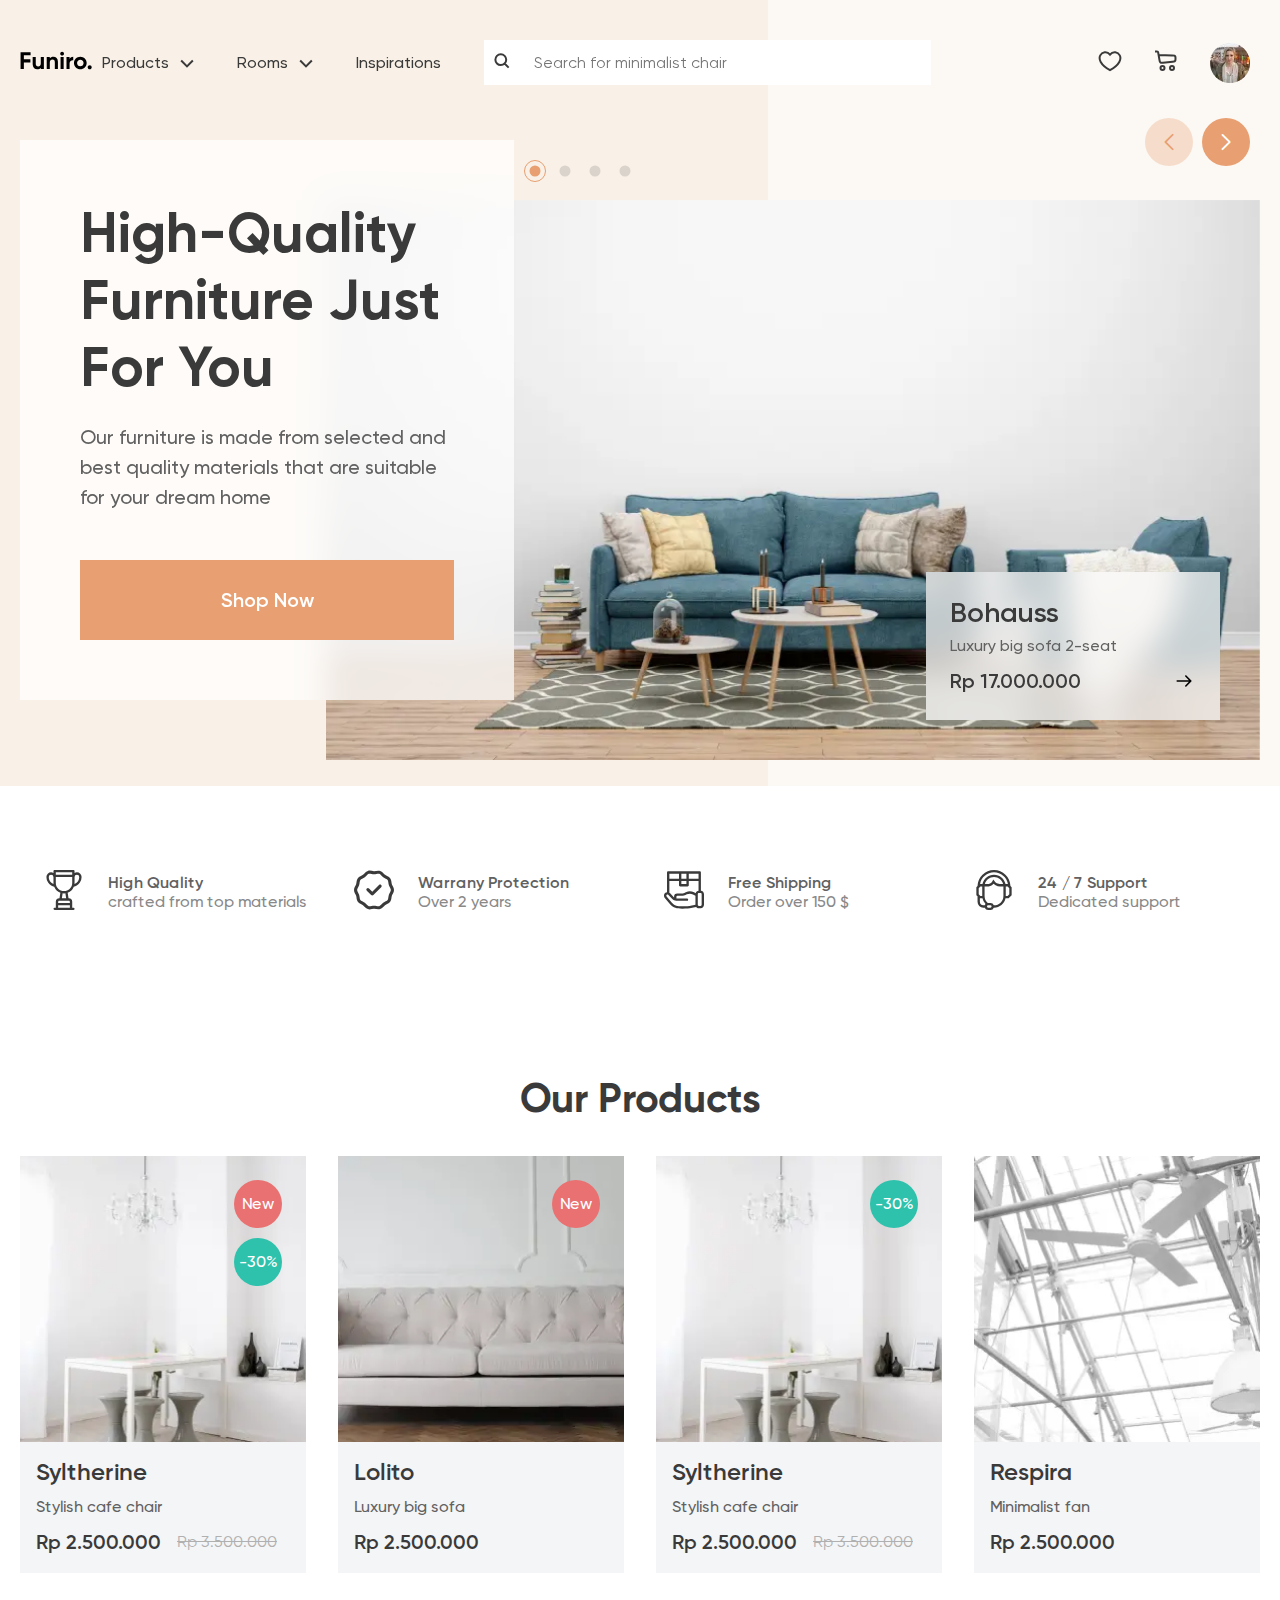
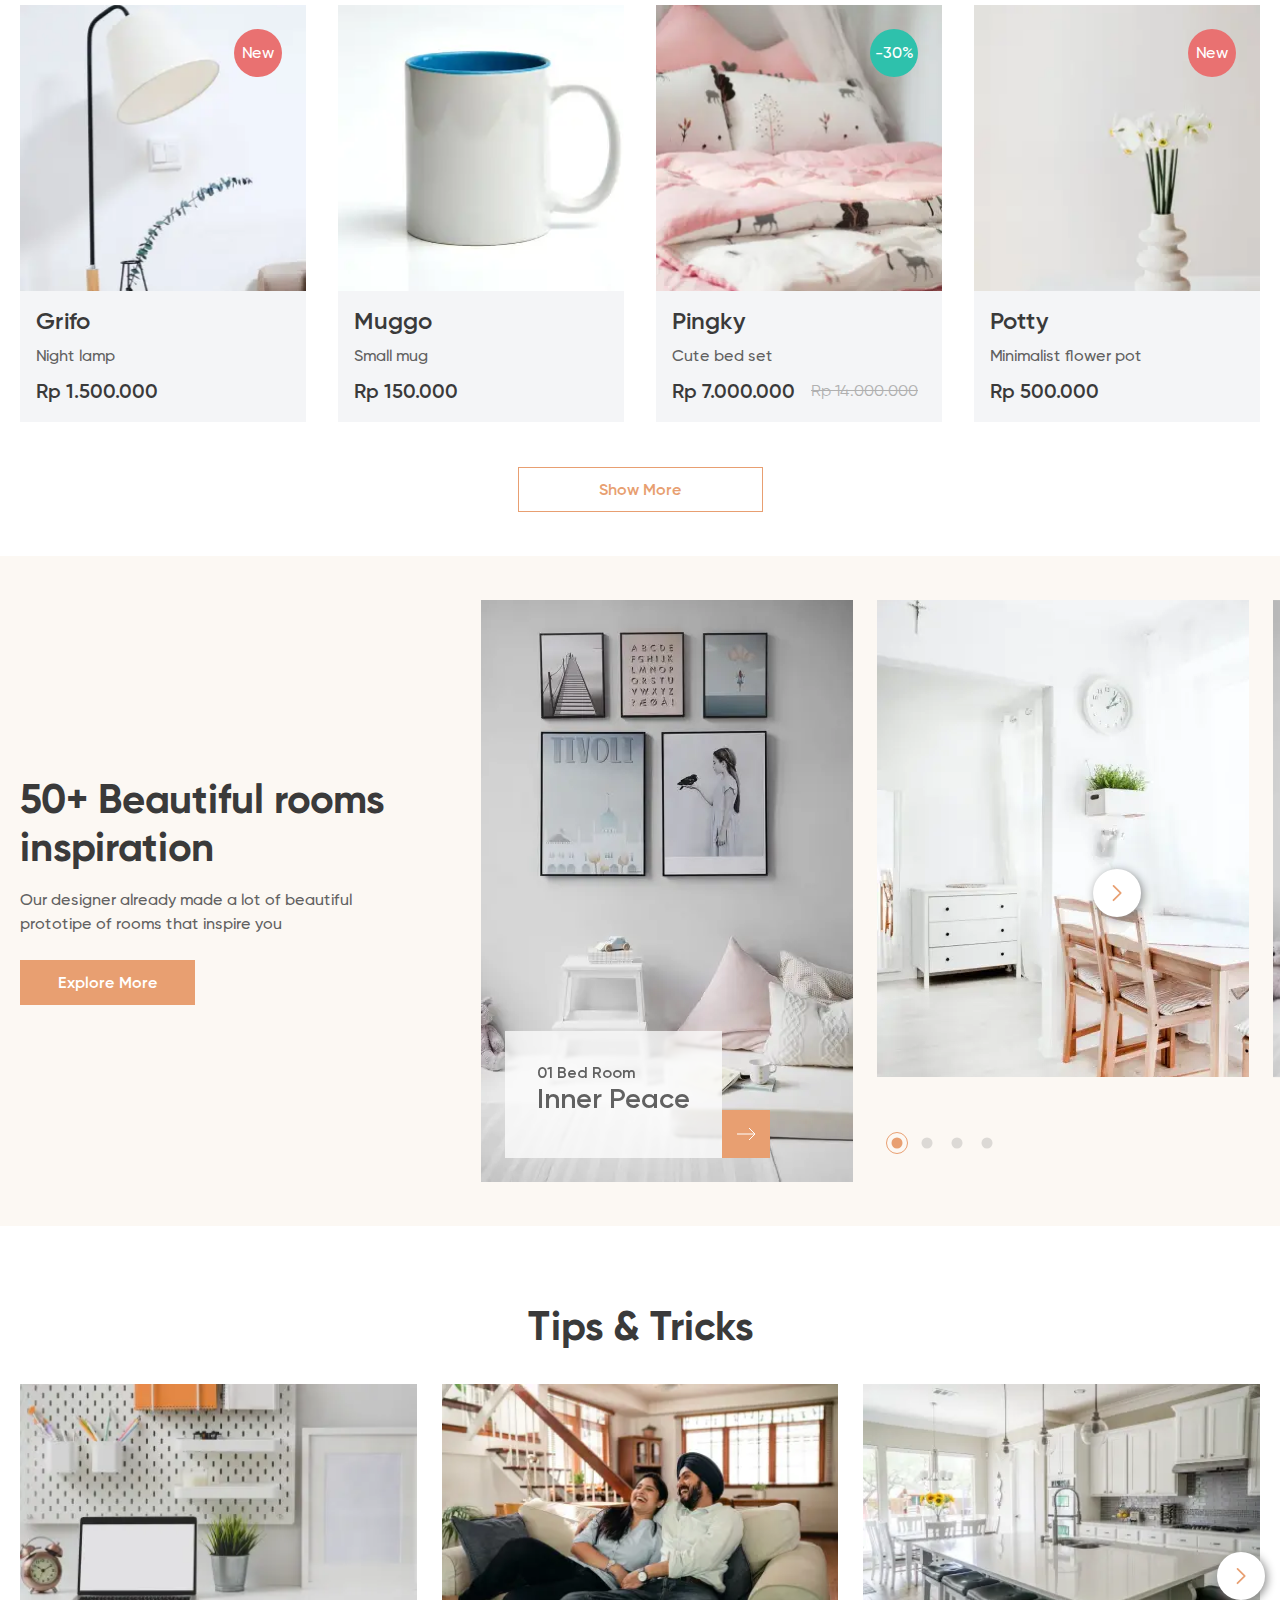
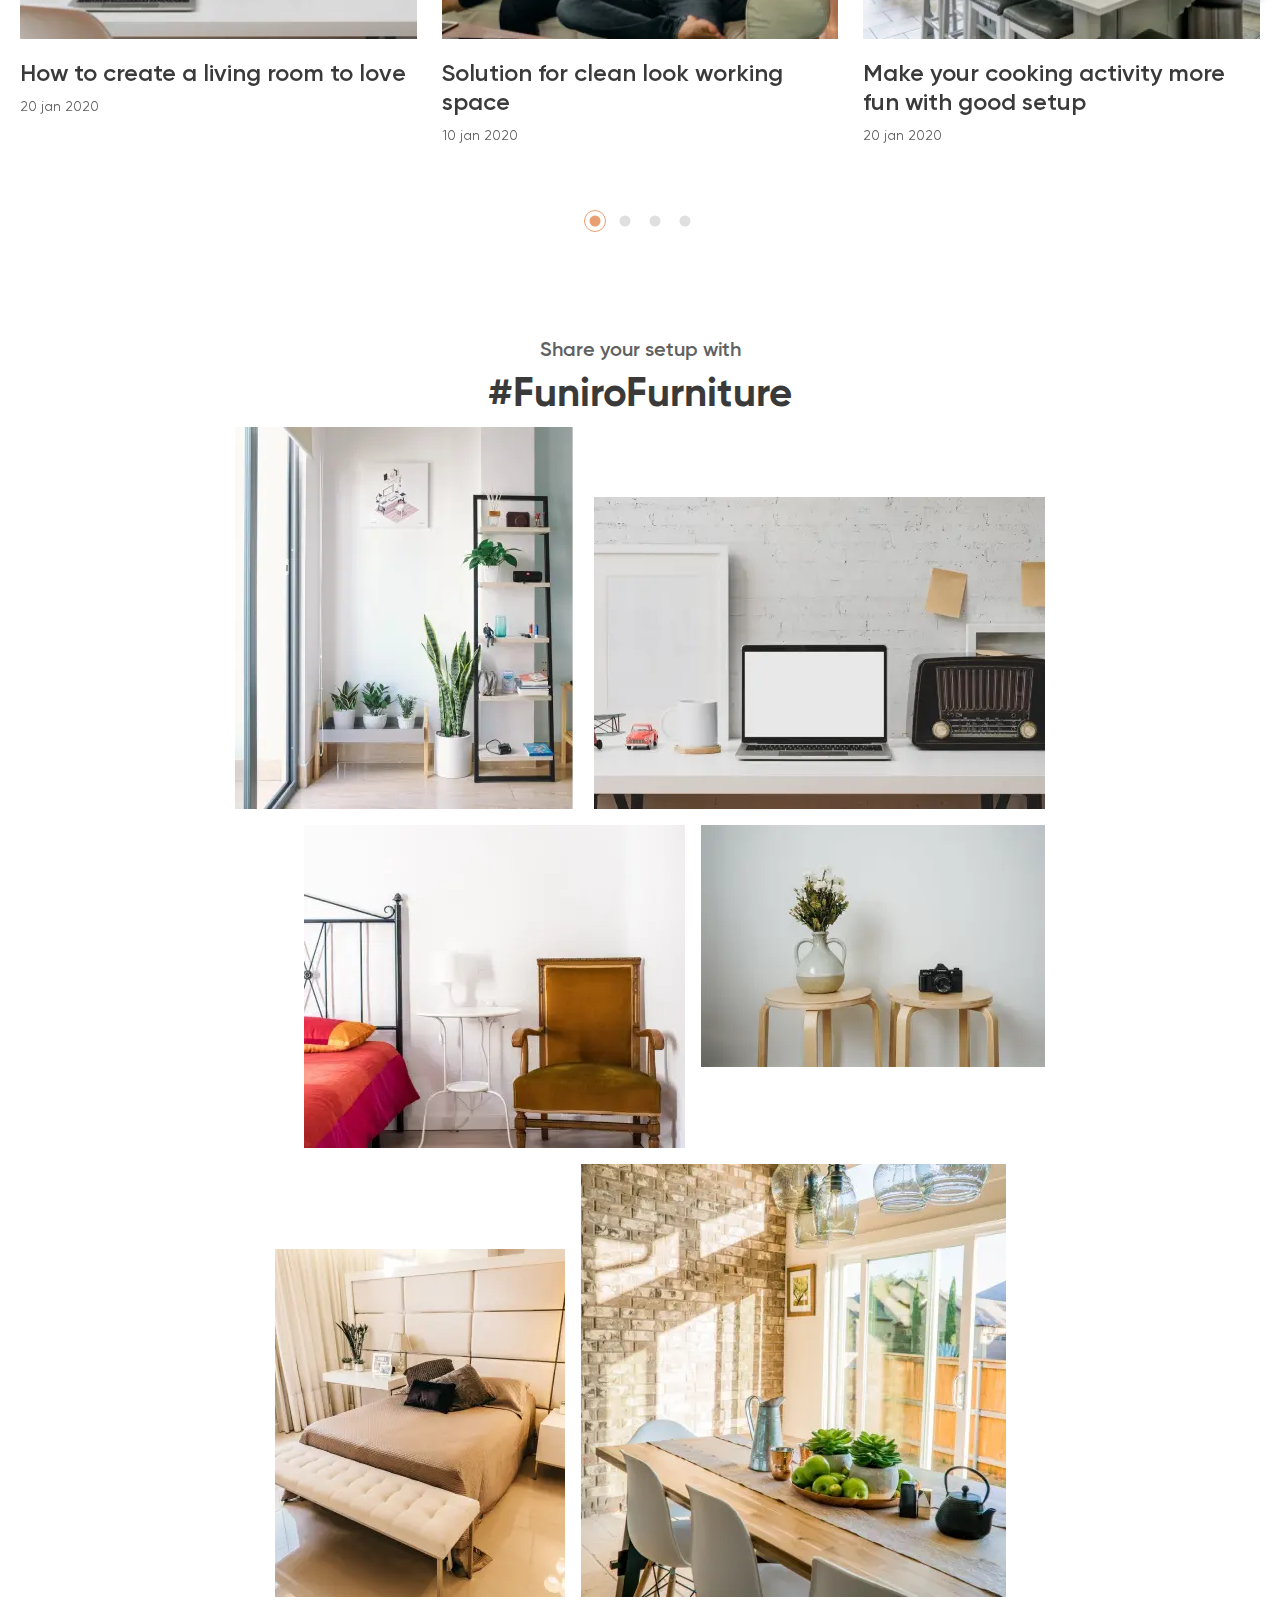
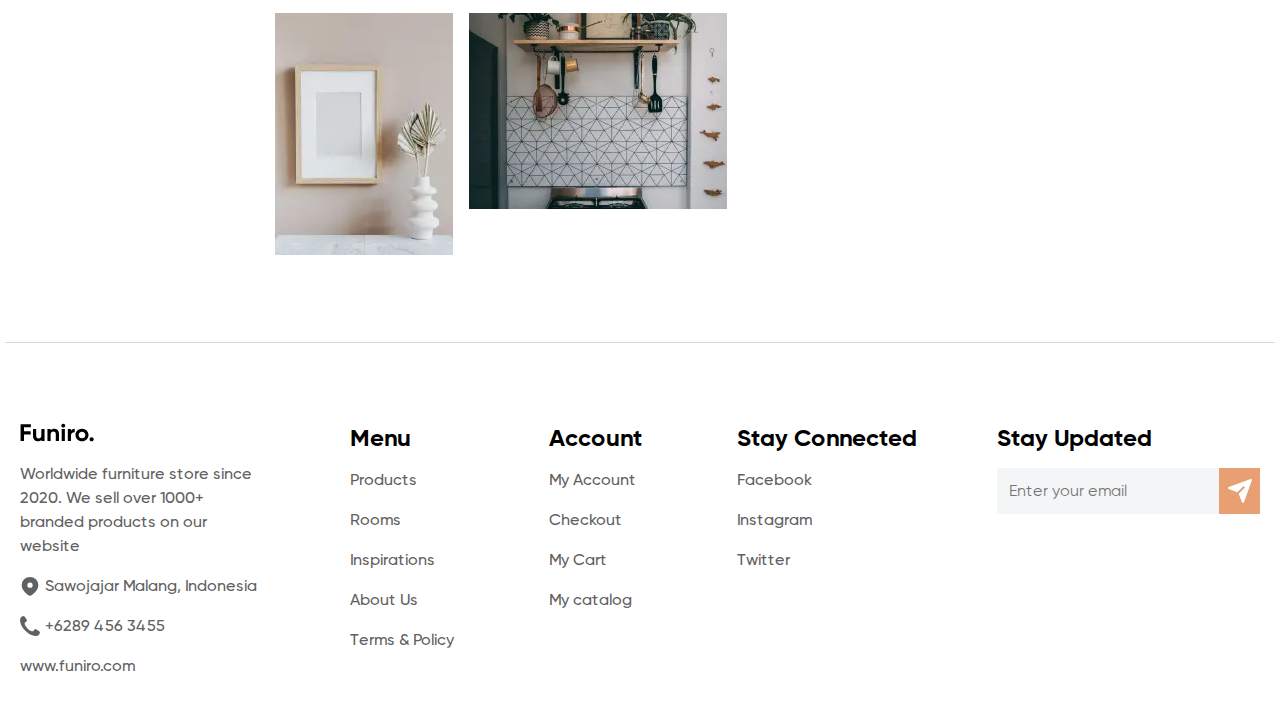
<file: index.html>
<!DOCTYPE html>
<html lang="en">

<head>
  <meta charset="UTF-8">
  <meta http-equiv="X-UA-Compatible" content="IE=edge">
  <meta name="viewport" content="width=device-width, initial-scale=1.0">
  <title>Funiro</title>
  <link rel="icon" href="./img/svg/arrow-left.svg">
  <link rel="stylesheet" href="./css/main.css">
  <link rel="stylesheet" href="./css/swiper-bundle.min.css">
  <link rel="stylesheet" href="./css/jquery.fancybox.min.css">
</head>

<body>
  <header class="header">
    <div class="header__container _container">
        <div class="header__logo">
            <a href="./index.html">
                <img src="./img/svg/logo.svg" alt="Logo">
            </a>
        </div>
        <div class="header__inner">
            <nav class="header__nav nav">
                <ul class="nav__list">
                    <li class="nav__item sublist-item">
                        <span>
                            <a href="#" class="nav__link">Products</a>
                            <svg>
                                <use xlink:href="./img/svg/sprite.svg#icon-arrow-bottom" />
                            </svg>
                        </span>
                        <div class="sublist">
                            <ul>
                                <li><a href="#">Item 1</a></li>
                                <li><a href="#">Item 2</a></li>
                                <li><a href="#">Item 3</a></li>
                            </ul>
                        </div>
                    </li>
                    <li class="nav__item sublist-item">
                        <span>
                            <a href="#" class="nav__link">Rooms</a>
                            <svg>
                                <use xlink:href="./img/svg/sprite.svg#icon-arrow-bottom" />
                            </svg>
                        </span>
                        <div class="sublist">
                            <ul>
                                <li><a href="#">Item 1</a></li>
                                <li><a href="#">Item 2</a></li>
                            </ul>
                        </div>
                    </li>
                    <li class="nav__item">
                        <a href="#" class="nav__link">Inspirations</a>
                    </li>
                </ul>
            </nav>
            <div class="header__box-search">
                <form action="#" class="header-form">
                    <button class="header-form__submit">
                        <svg>
                            <use xlink:href="./img/svg/sprite.svg#icon-search" />
                        </svg>
                    </button>
                    <div class="header-form__item">
                        <input type="text" placeholder="Search for minimalist chair">
                    </div>
                </form>
            </div>
        </div>

        <div class="header__actions header-actions">
            <div class="header-actions__favorite">
                <a href="#">
                    <svg>
                        <use xlink:href="./img/svg/sprite.svg#icon-heart" />
                    </svg>
                </a>
            </div>
            <div class="header-actions__cart">
                <a href="#">
                    <svg>
                        <use xlink:href="./img/svg/sprite.svg#icon-cart" />
                    </svg>
                </a>
            </div>
            <div class="header-actions__office">
                <a href="#">
                    <picture><source srcset="./img/user.webp" type="image/webp"><img src="./img/user.png" alt="User"></picture>
                </a>
            </div>
            <div class="header__burger">
                <span></span>
            </div>
        </div>
    </div>
</header>

  <main class="main">
    <section class="home">
      <div class="home__container _container">
        <div class="home__box-text">
          <h1 class="home__title">High-Quality
            Furniture Just
            For You</h1>
          <div class="home__submenu">
            <p>Our furniture is made from selected and best quality materials that are suitable for your dream home</p>
          </div>
          <a href="#" class="home__btn _btn-oreng">Shop Now</a>
        </div>
        <div class="home__box-slider home-slider">
          <div class="home-slider__swiper swiper">
            <div class="home-slider__swiper-wrapper swiper-wrapper">
              <div class="home-slider__swiper-slide swiper-slide">
                <picture><source srcset="./img/banner.webp" type="image/webp"><img src="./img/banner.png" alt="Product"></picture>
                <div class="home-slider__label home-slider-label">
                  <h4 class="home-slider-label__title">Bohauss</h4>
                  <p>Luxury big sofa 2-seat</p>
                  <a href="#">
                    <span>Rp 17.000.000</span>
                    <svg>
                      <use xlink:href="./img/svg/sprite.svg#icon-arrow-right-link" />
                    </svg>
                  </a>
                </div>
              </div>
              <div class="home-slider__swiper-slide swiper-slide">
                <picture><source srcset="./img/banner.webp" type="image/webp"><img src="./img/banner.png" alt="Product"></picture>
                <div class="home-slider__label home-slider-label">
                  <h4 class="home-slider-label__title">Bohauss</h4>
                  <p>Luxury big sofa 2-seat</p>
                  <a href="#">
                    <span>Rp 17.000.000</span>
                    <svg>
                      <use xlink:href="./img/svg/sprite.svg#icon-arrow-right-link" />
                    </svg>
                  </a>
                </div>
              </div>
              <div class="home-slider__swiper-slide swiper-slide">
                <picture><source srcset="./img/banner.webp" type="image/webp"><img src="./img/banner.png" alt="Product"></picture>
                <div class="home-slider__label home-slider-label">
                  <h4 class="home-slider-label__title">Bohauss</h4>
                  <p>Luxury big sofa 2-seat</p>
                  <a href="#">
                    <span>Rp 17.000.000</span>
                    <svg>
                      <use xlink:href="./img/svg/sprite.svg#icon-arrow-right-link" />
                    </svg>
                  </a>
                </div>
              </div>
              <div class="home-slider__swiper-slide swiper-slide">
                <picture><source srcset="./img/banner.webp" type="image/webp"><img src="./img/banner.png" alt="Product"></picture>
                <div class="home-slider__label home-slider-label">
                  <h4 class="home-slider-label__title">Bohauss</h4>
                  <p>Luxury big sofa 2-seat</p>
                  <a href="#">
                    <span>Rp 17.000.000</span>
                    <svg>
                      <use xlink:href="./img/svg/sprite.svg#icon-arrow-right-link" />
                    </svg>
                  </a>
                </div>
              </div>
            </div>
          </div>
          <div class="home-slider__swiper-pagination swiper-pagination"></div>
          <div class="slide-box-btn">
            <div class="home-slider__swiper-button-prev swiper-button-prev"></div>
            <div class="home-slider__swiper-button-next swiper-button-next"></div>
          </div>
        </div>
      </div>
    </section>
    <div class="our-pluses">
      <div class="our-pluses__container _container">
        <div class="our-pluses__wrapper">
          <div class="our-pluses__item">
            <div class="our-pluses__icon">
              <img src="./img/svg/trophy.svg" alt="Icon">
            </div>
            <div class="our-pluses__inner">
              <div class="our-pluses__name">High Quality</div>
              <div class="our-pluses__text">crafted from top materials</div>
            </div>
          </div>
          <div class="our-pluses__item">
            <div class="our-pluses__icon">
              <img src="./img/svg/guarantee.svg" alt="Icon">
            </div>
            <div class="our-pluses__inner">
              <div class="our-pluses__name">Warrany Protection</div>
              <div class="our-pluses__text">Over 2 years</div>
            </div>
          </div>
          <div class="our-pluses__item">
            <div class="our-pluses__icon">
              <img src="./img/svg/shipping.svg" alt="Icon">
            </div>
            <div class="our-pluses__inner">
              <div class="our-pluses__name">Free Shipping</div>
              <div class="our-pluses__text">Order over 150 $</div>
            </div>
          </div>
          <div class="our-pluses__item">
            <div class="our-pluses__icon">
              <img src="./img/svg/customer-support.svg" alt="Icon">
            </div>
            <div class="our-pluses__inner">
              <div class="our-pluses__name">24 / 7 Support</div>
              <div class="our-pluses__text">Dedicated support</div>
            </div>
          </div>
        </div>
      </div>
    </div>
    <section class="our-products">
      <div class="our-products__container _container">
        <h2 class="our-products__title _title-2">Our Products</h2>
        <div class="our-products__wrapper">
          <div class="our-products__item our-products-item">
            <div class="our-products-item__image">
              <div class="our-products__labels labels">
                <div class="labels__new">
                  <span>New</span>
                </div>
                <div class="labels__discount">
                  <span>-30%</span>
                </div>
              </div>
              <a href="#">
                <picture><source srcset="./img/product-7.webp" type="image/webp"><img src="./img/product-7.png" alt="Producr"></picture>
              </a>
            </div>
            <div class="our-products-item__description">
              <a href="#" class="our-products-item__name">Syltherine</a>
              <div class="our-products-item__text">Stylish cafe chair</div>
              <div class="our-products-item__prices prices">
                <div class="prices__price">Rp 2.500.000</div>
                <div class="prices__old">Rp 3.500.000</div>
              </div>
              <div class="our-products-item__actions">
                <div class="our-products-item__inner">
                  <button class="our-products-item__btn _btn-white">Add to cart</button>
                  <div class="our-products-item__icons products-item-icons">
                    <div class="products-item-icons__icon">
                      <a href="#">
                        <svg>
                          <use xlink:href="./img/svg/sprite.svg#icon-gridicons_share" />
                        </svg>
                      </a>
                    </div>
                    <div class="products-item-icons__icon">
                      <a href="#">
                        <svg class="heart">
                          <use xlink:href="./img/svg/sprite.svg#icon-heart" />
                        </svg>
                      </a>
                    </div>
                  </div>
                </div>
              </div>
            </div>
          </div>
          <div class="our-products__item our-products-item">
            <div class="our-products-item__image">
              <div class="our-products__labels labels">
                <div class="labels__new">
                  <span>New</span>
                </div>
              </div>
              <a href="#">
                <picture><source srcset="./img/product-2.webp" type="image/webp"><img src="./img/product-2.png" alt="Producr"></picture>
              </a>
            </div>
            <div class="our-products-item__description">
              <a href="#" class="our-products-item__name">Lolito</a>
              <div class="our-products-item__text">Luxury big sofa</div>
              <div class="our-products-item__prices prices">
                <div class="prices__price">Rp 2.500.000</div>
              </div>
              <div class="our-products-item__actions">
                <div class="our-products-item__inner">
                  <button class="our-products-item__btn _btn-white">Add to cart</button>
                  <div class="our-products-item__icons products-item-icons">
                    <div class="products-item-icons__icon">
                      <a href="#">
                        <svg>
                          <use xlink:href="./img/svg/sprite.svg#icon-gridicons_share" />
                        </svg>
                      </a>
                    </div>
                    <div class="products-item-icons__icon">
                      <a href="#">
                        <svg class="heart">
                          <use xlink:href="./img/svg/sprite.svg#icon-heart" />
                        </svg>
                      </a>
                    </div>
                  </div>
                </div>
              </div>
            </div>
          </div>
          <div class="our-products__item our-products-item">
            <div class="our-products-item__image">
              <div class="our-products__labels labels">
                <div class="labels__discount">
                  <span>-30%</span>
                </div>
              </div>
              <a href="#">
                <picture><source srcset="./img/product-7.webp" type="image/webp"><img src="./img/product-7.png" alt="Producr"></picture>
              </a>
            </div>
            <div class="our-products-item__description">
              <a href="#" class="our-products-item__name">Syltherine</a>
              <div class="our-products-item__text">Stylish cafe chair</div>
              <div class="our-products-item__prices prices">
                <div class="prices__price">Rp 2.500.000</div>
                <div class="prices__old">Rp 3.500.000</div>
              </div>
              <div class="our-products-item__actions">
                <div class="our-products-item__inner">
                  <button class="our-products-item__btn _btn-white">Add to cart</button>
                  <div class="our-products-item__icons products-item-icons">
                    <div class="products-item-icons__icon">
                      <a href="#">
                        <svg>
                          <use xlink:href="./img/svg/sprite.svg#icon-gridicons_share" />
                        </svg>
                      </a>
                    </div>
                    <div class="products-item-icons__icon">
                      <a href="#">
                        <svg class="heart">
                          <use xlink:href="./img/svg/sprite.svg#icon-heart" />
                        </svg>
                      </a>
                    </div>
                  </div>
                </div>
              </div>
            </div>
          </div>
          <div class="our-products__item our-products-item">
            <div class="our-products-item__image">
              <a href="#">
                <picture><source srcset="./img/product-3.webp" type="image/webp"><img src="./img/product-3.png" alt="Producr"></picture>
              </a>
            </div>
            <div class="our-products-item__description">
              <a href="#" class="our-products-item__name">Respira</a>
              <div class="our-products-item__text">Minimalist fan</div>
              <div class="our-products-item__prices prices">
                <div class="prices__price">Rp 2.500.000</div>
              </div>
              <div class="our-products-item__actions">
                <div class="our-products-item__inner">
                  <button class="our-products-item__btn _btn-white">Add to cart</button>
                  <div class="our-products-item__icons products-item-icons">
                    <div class="products-item-icons__icon">
                      <a href="#">
                        <svg>
                          <use xlink:href="./img/svg/sprite.svg#icon-gridicons_share" />
                        </svg>
                      </a>
                    </div>
                    <div class="products-item-icons__icon">
                      <a href="#">
                        <svg class="heart">
                          <use xlink:href="./img/svg/sprite.svg#icon-heart" />
                        </svg>
                      </a>
                    </div>
                  </div>
                </div>
              </div>
            </div>
          </div>
          <div class="our-products__item our-products-item">
            <div class="our-products-item__image">
              <div class="our-products__labels labels">
                <div class="labels__new">
                  <span>New</span>
                </div>
              </div>
              <a href="#">
                <picture><source srcset="./img/product-4.webp" type="image/webp"><img src="./img/product-4.png" alt="Producr"></picture>
              </a>
            </div>
            <div class="our-products-item__description">
              <a href="#" class="our-products-item__name">Grifo</a>
              <div class="our-products-item__text">Night lamp</div>
              <div class="our-products-item__prices prices">
                <div class="prices__price">Rp 1.500.000</div>
              </div>
              <div class="our-products-item__actions">
                <div class="our-products-item__inner">
                  <button class="our-products-item__btn _btn-white">Add to cart</button>
                  <div class="our-products-item__icons products-item-icons">
                    <div class="products-item-icons__icon">
                      <a href="#">
                        <svg>
                          <use xlink:href="./img/svg/sprite.svg#icon-gridicons_share" />
                        </svg>
                      </a>
                    </div>
                    <div class="products-item-icons__icon">
                      <a href="#">
                        <svg class="heart">
                          <use xlink:href="./img/svg/sprite.svg#icon-heart" />
                        </svg>
                      </a>
                    </div>
                  </div>
                </div>
              </div>
            </div>
          </div>
          <div class="our-products__item our-products-item">
            <div class="our-products-item__image">
              <a href="#">
                <picture><source srcset="./img/product-1.webp" type="image/webp"><img src="./img/product-1.png" alt="Producr"></picture>
              </a>
            </div>
            <div class="our-products-item__description">
              <a href="#" class="our-products-item__name">Muggo</a>
              <div class="our-products-item__text">Small mug</div>
              <div class="our-products-item__prices prices">
                <div class="prices__price">Rp 150.000</div>
              </div>
              <div class="our-products-item__actions">
                <div class="our-products-item__inner">
                  <button class="our-products-item__btn _btn-white">Add to cart</button>
                  <div class="our-products-item__icons products-item-icons">
                    <div class="products-item-icons__icon">
                      <a href="#">
                        <svg>
                          <use xlink:href="./img/svg/sprite.svg#icon-gridicons_share" />
                        </svg>
                      </a>
                    </div>
                    <div class="products-item-icons__icon">
                      <a href="#">
                        <svg class="heart">
                          <use xlink:href="./img/svg/sprite.svg#icon-heart" />
                        </svg>
                      </a>
                    </div>
                  </div>
                </div>
              </div>
            </div>
          </div>
          <div class="our-products__item our-products-item">
            <div class="our-products-item__image">
              <div class="our-products__labels labels">
                <div class="labels__discount">
                  <span>-30%</span>
                </div>
              </div>
              <a href="#">
                <picture><source srcset="./img/product-5.webp" type="image/webp"><img src="./img/product-5.png" alt="Producr"></picture>
              </a>
            </div>
            <div class="our-products-item__description">
              <a href="#" class="our-products-item__name">Pingky</a>
              <div class="our-products-item__text">Cute bed set</div>
              <div class="our-products-item__prices prices">
                <div class="prices__price">Rp 7.000.000</div>
                <div class="prices__old">Rp 14.000.000</div>
              </div>
              <div class="our-products-item__actions">
                <div class="our-products-item__inner">
                  <button class="our-products-item__btn _btn-white">Add to cart</button>
                  <div class="our-products-item__icons products-item-icons">
                    <div class="products-item-icons__icon">
                      <a href="#">
                        <svg>
                          <use xlink:href="./img/svg/sprite.svg#icon-gridicons_share" />
                        </svg>
                      </a>
                    </div>
                    <div class="products-item-icons__icon">
                      <a href="#">
                        <svg class="heart">
                          <use xlink:href="./img/svg/sprite.svg#icon-heart" />
                        </svg>
                      </a>
                    </div>
                  </div>
                </div>
              </div>
            </div>
          </div>
          <div class="our-products__item our-products-item">
            <div class="our-products-item__image">
              <div class="our-products__labels labels">
                <div class="labels__new">
                  <span>New</span>
                </div>
              </div>
              <a href="#">
                <picture><source srcset="./img/product-6.webp" type="image/webp"><img src="./img/product-6.png" alt="Producr"></picture>
              </a>
            </div>
            <div class="our-products-item__description">
              <a href="#" class="our-products-item__name">Potty</a>
              <div class="our-products-item__text">Minimalist flower pot</div>
              <div class="our-products-item__prices prices">
                <div class="prices__price">Rp 500.000</div>
              </div>
              <div class="our-products-item__actions">
                <div class="our-products-item__inner">
                  <button class="our-products-item__btn _btn-white">Add to cart</button>
                  <div class="our-products-item__icons products-item-icons">
                    <div class="products-item-icons__icon">
                      <a href="#">
                        <svg>
                          <use xlink:href="./img/svg/sprite.svg#icon-gridicons_share" />
                        </svg>
                      </a>
                    </div>
                    <div class="products-item-icons__icon">
                      <a href="#">
                        <svg class="heart">
                          <use xlink:href="./img/svg/sprite.svg#icon-heart" />
                        </svg>
                      </a>
                    </div>
                  </div>
                </div>
              </div>
            </div>
          </div>
        </div>
        <div class="our-products__box-btns">
          <a href="#" class="our-products__btn _btn-white">Show More</a>
        </div>
      </div>
    </section>
    <section class="bonus">
      <div class="bonus__container _container">
        <div class="bonus__box-text">
          <div class="bonus__text-wrap">
            <h2 class="bonus__title _title-2">50+ Beautiful rooms
              inspiration</h2>
            <div class="bonus__subtitle">
              <p>Our designer already made a lot of beautiful prototipe of rooms that inspire you</p>
            </div>
            <a href="#" class="bonus__btn _btn-oreng">Explore More</a>
          </div>
        </div>
        <div class="bonus__box-slider bonus-slider">
          <!-- Slider main container -->
          <div class="bonus__swiper swiper">
            <!-- Additional required wrapper -->
            <div class="bonus__swiper-wrapper swiper-wrapper">
              <!-- Slides -->
              <div class="bonus__swiper-slide swiper-slide">
                <picture><source srcset="./img/bonus-1.webp" type="image/webp"><img src="./img/bonus-1.png" alt="Product"></picture>
                <a href="#" class="bonus-slider__inner">
                  <div class="bonus-slider__index">
                    <span>01</span>
                    Bed Room
                    <h4 class="bonus-slider__name">Inner Peace</h4>
                  </div>
                  <div class="bonus-slider__link">
                    <svg>
                      <use xlink:href="./img/svg/sprite.svg#icon-bonus-arrow-right"></use>
                    </svg>
                  </div>
                </a>
              </div>
              <div class="bonus__swiper-slide swiper-slide">
                <picture><source srcset="./img/bonus-2.webp" type="image/webp"><img src="./img/bonus-2.png" alt="Product"></picture>
                <div class="bonus-slider__inner">
                  <a href="#" class="bonus-slider__index">
                    <span>02</span>
                    Bed Room
                    <h4 class="bonus-slider__name">Inner Peace</h4>
                  </a>
                  <div class="bonus-slider__link">
                    <svg>
                      <use xlink:href="./img/svg/sprite.svg#icon-bonus-arrow-right"></use>
                    </svg>
                  </div>
                </div>
              </div>
              <div class="bonus__swiper-slide swiper-slide">
                <picture><source srcset="./img/bonus-1.webp" type="image/webp"><img src="./img/bonus-1.png" alt="Product"></picture>
                <a href="#" class="bonus-slider__inner">
                  <div class="bonus-slider__index">
                    <span>03</span>
                    Bed Room
                    <h4 class="bonus-slider__name">Inner Peace</h4>
                  </div>
                  <div class="bonus-slider__link">
                    <svg>
                      <use xlink:href="./img/svg/sprite.svg#icon-bonus-arrow-right"></use>
                    </svg>
                  </div>
                </a>
              </div>
              <div class="bonus__swiper-slide swiper-slide">
                <picture><source srcset="./img/bonus-2.webp" type="image/webp"><img src="./img/bonus-2.png" alt="Product"></picture>
                <div class="bonus-slider__inner">
                  <a href="#" class="bonus-slider__index">
                    <span>04</span>
                    Bed Room
                    <h4 class="bonus-slider__name">Inner Peace</h4>
                  </a>
                  <div class="bonus-slider__link">
                    <svg>
                      <use xlink:href="./img/svg/sprite.svg#icon-bonus-arrow-right"></use>
                    </svg>
                  </div>
                </div>
              </div>
            </div>
            <div class="bonus__swiper-pagination swiper-pagination"></div>

            <div class="bonus__swiper-button-prev swiper-button-prev"></div>
            <div class="bonus__swiper-button-next swiper-button-next"></div>
          </div>
        </div>
      </div>
    </section>
    <section class="tips-tricks">
      <div class="tips-tricks__container _container">
        <h2 class="tips-tricks__title _title-2">Tips & Tricks</h2>
        <div class="tips-tricks__wrapper">
          <!-- Slider main container -->
          <div class="tips-tricks__swiper swiper">
            <!-- Additional required wrapper -->
            <div class="tips-tricks__swiper-wrapper swiper-wrapper">
              <!-- Slides -->
              <div class="tips-tricks__swiper-slide swiper-slide">
                <div class="tips-tricks__box-img">
                  <a href="#"><picture><source srcset="./img/tips-tricks-1.webp" type="image/webp"><img src="./img/tips-tricks-1.png" alt="Image"></picture></a>
                </div>
                <a href="#" class="tips-tricks__label">How to create a living
                  room to love</a>
                <div class="tips-tricks__date">20 jan 2020</div>
              </div>
              <div class="tips-tricks__swiper-slide swiper-slide">
                <a href="#">
                  <div class="tips-tricks__box-img">
                    <picture><source srcset="./img/tips-tricks-2.webp" type="image/webp"><img src="./img/tips-tricks-2.png" alt="Image"></picture>
                  </div>
                </a>
                <a href="#" class="tips-tricks__label">Solution for clean look working
                  space</a>
                <div class="tips-tricks__date">10 jan 2020</div>
              </div>
              <div class="tips-tricks__swiper-slide swiper-slide">
                <div class="tips-tricks__box-img">
                  <a href="#">
                    <picture><source srcset="./img/tips-tricks-3.webp" type="image/webp"><img src="./img/tips-tricks-3.png" alt="Image"></picture>
                  </a>
                </div>
                <a href="#" class="tips-tricks__label">Make your cooking activity
                  more fun with good setup</a>
                <div class="tips-tricks__date">20 jan 2020</div>
              </div>
              <div class="tips-tricks__swiper-slide swiper-slide">
                <div class="tips-tricks__box-img">
                  <a href="#"><picture><source srcset="./img/tips-tricks-1.webp" type="image/webp"><img src="./img/tips-tricks-1.png" alt="Image"></picture></a>
                </div>
                <a href="#" class="tips-tricks__label">How to create a living
                  room to love</a>
                <div class="tips-tricks__date">20 jan 2020</div>
              </div>
              <div class="tips-tricks__swiper-slide swiper-slide">
                <a href="#">
                  <div class="tips-tricks__box-img">
                    <picture><source srcset="./img/tips-tricks-2.webp" type="image/webp"><img src="./img/tips-tricks-2.png" alt="Image"></picture>
                  </div>
                </a>
                <a href="#" class="tips-tricks__label">Solution for clean look working
                  space</a>
                <div class="tips-tricks__date">10 jan 2020</div>
              </div>
              <div class="tips-tricks__swiper-slide swiper-slide">
                <div class="tips-tricks__box-img">
                  <a href="#">
                    <picture><source srcset="./img/tips-tricks-3.webp" type="image/webp"><img src="./img/tips-tricks-3.png" alt="Image"></picture>
                  </a>
                </div>
                <a href="#" class="tips-tricks__label">Make your cooking activity
                  more fun with good setup</a>
                <div class="tips-tricks__date">20 jan 2020</div>
              </div>
            </div>
            <!-- If we need pagination -->
            <div class="tips-tricks__swiper-pagination swiper-pagination"></div>
          </div>
          <!-- If we need navigation buttons -->
          <div class="tips-tricks__swiper-button-prev swiper-button-prev"></div>
          <div class="tips-tricks__swiper-button-next swiper-button-next"></div>
        </div>
      </div>
    </section>
    <section class="gallery">
      <div class="gallery__container">
        <div class="gallery__box-title">
          <div class="gallery__subtitle">Share your setup with</div>
          <h2 class="gallery__title _title-2">#FuniroFurniture</h2>
        </div>
        <div class="gallery__content" id="lightgallery">
          <div class="gallery__wrapper gallery-wrapper">
            <div class="gallery-wrapper__row">
              <div class="gallery-wrapper__inner _top-left">
                <a href="./img/gallery-1.png" data-fancybox="gallery" data-lg-size="1024-800" class="gallery-wrapper__item">
                  <picture><source srcset="./img/gallery-1.webp" type="image/webp"><img src="./img/gallery-1.png" alt="Gallery"></picture>
                </a>
                <a href="./img/gallery-2.png" data-fancybox="gallery" class="gallery-wrapper__item">
                  <picture><source srcset="./img/gallery-2.webp" type="image/webp"><img src="./img/gallery-2.png" alt="Gallery"></picture>
                </a>
              </div>
              <div class="gallery-wrapper__inner _bottom-left">
                <a href="./img/gallery-6.png" data-fancybox="gallery" class="gallery-wrapper__item">
                  <picture><source srcset="./img/gallery-6.webp" type="image/webp"><img src="./img/gallery-6.png" alt="Gallery"></picture>
                </a>
                <a href="./img/gallery-7.png" data-fancybox="gallery" class="gallery-wrapper__item">
                  <picture><source srcset="./img/gallery-7.webp" type="image/webp"><img src="./img/gallery-7.png" alt="Gallery"></picture>
                </a>
              </div>
            </div>
          </div>
          <div class="gallery__center">
            <a href="./img/gallery-3.png" data-fancybox="gallery" class="gallery-wrapper__item">
              <picture><source srcset="./img/gallery-3.webp" type="image/webp"><img src="./img/gallery-3.png" alt="Gallery"></picture>
            </a>
          </div>
          <div class="gallery__wrapper gallery-wrapper">
            <div class="gallery-wrapper__row">
              <div class="gallery-wrapper__inner _top-right">
                <a href="./img/gallery-4.png" data-fancybox="gallery" class="gallery-wrapper__item">
                  <picture><source srcset="./img/gallery-4.webp" type="image/webp"><img src="./img/gallery-4.png" alt="Gallery"></picture>
                </a>
                <a href="./img/gallery-5.png" data-fancybox="gallery" class="gallery-wrapper__item">
                  <picture><source srcset="./img/gallery-5.webp" type="image/webp"><img src="./img/gallery-5.png" alt="Gallery"></picture>
                </a>
              </div>
              <div class="gallery-wrapper__inner _bottom-right">
                <a href="./img/gallery-8.png" data-fancybox="gallery" class="gallery-wrapper__item ">
                  <picture><source srcset="./img/gallery-8.webp" type="image/webp"><img src="./img/gallery-8.png" alt="Gallery"></picture>
                </a>
                <a href="./img/gallery-9.png" data-fancybox="gallery" class="gallery-wrapper__item">
                  <picture><source srcset="./img/gallery-9.webp" type="image/webp"><img src="./img/gallery-9.png" alt="Gallery"></picture>
                </a>
              </div>
            </div>
          </div>
        </div>
      </div>
    </section>
  </main>

  <footer class="footer">
    <div class="footer__container _container">
        <div class="footer__wrapper">
            <div class="footer__contact footer-contact">
                <div class="footer-contact__logo logo">
                    <a href="./index.html">
                        <img src="./img/svg/logo.svg" alt="Logo">
                    </a>
                </div>
                <div class="footer-contact__text">
                    <p>Worldwide furniture store since 2020. We sell over 1000+ branded products on our website</p>
                </div>
                <ul class="footer-contact__list">
                    <li class="footer-contact__item">
                        <a href="#" class="footer-contact__link">
                            <svg>
                                <use xlink:href="./img/svg/sprite.svg#icon-location" />
                            </svg>
                            Sawojajar Malang, Indonesia
                        </a>
                    </li>
                    <li class="footer-contact__item">
                        <a href="tel:+62894563455" class="footer-contact__link">
                            <svg>
                                <use xlink:href="./img/svg/sprite.svg#icon-phone" />
                            </svg>
                            +6289 456 3455
                        </a>
                    </li>
                    <li class="footer-contact__item">
                        <a href="#" class="footer-contact__link">
                            www.funiro.com
                        </a>
                    </li>
                </ul>
            </div>
            <div class="footer__wrapper footer-wrapper">
                <div class="footer-wrapper__row accardeons">
                    <div class="footer-wrapper__label accardeons__header">Menu</div>
                    <ul class="footer-wrapper__list accardeons__body">
                        <li class="footer-wrapper__item"><a href="#" class="footer-wrapper__link">Products</a></li>
                        <li class="footer-wrapper__item"><a href="#" class="footer-wrapper__link">Rooms</a></li>
                        <li class="footer-wrapper__item"><a href="#" class="footer-wrapper__link">Inspirations</a></li>
                        <li class="footer-wrapper__item"><a href="#" class="footer-wrapper__link">About Us</a></li>
                        <li class="footer-wrapper__item"><a href="#" class="footer-wrapper__link">Terms & Policy</a></li>
                    </ul>
                </div>
                <div class="footer-wrapper__row accardeons">
                    <div class="footer-wrapper__label accardeons__header">Account</div>
                    <ul class="footer-wrapper__list accardeons__body">
                        <li class="footer-wrapper__item"><a href="#" class="footer-wrapper__link">My Account</a></li>
                        <li class="footer-wrapper__item"><a href="#" class="footer-wrapper__link">Checkout</a></li>
                        <li class="footer-wrapper__item"><a href="#" class="footer-wrapper__link">My Cart</a></li>
                        <li class="footer-wrapper__item"><a href="#" class="footer-wrapper__link">My catalog</a></li>
                    </ul>
                </div>
                <div class="footer-wrapper__row accardeons">
                    <div class="footer-wrapper__label accardeons__header">Stay Connected</div>
                    <ul class="footer-wrapper__list accardeons__body">
                        <li class="footer-wrapper__item"><a href="#" class="footer-wrapper__link">Facebook</a></li>
                        <li class="footer-wrapper__item"><a href="#" class="footer-wrapper__link">Instagram</a></li>
                        <li class="footer-wrapper__item"><a href="#" class="footer-wrapper__link">Twitter</a></li>
                    </ul>
                </div>
            </div>
            <div class="footer__meassages footer-messages">
                <div class="footer-messages__label">Stay Updated</div>
                <form action="#" class="footer-messages__form footer-form">
                    <div class="footer-form__item">
                        <input type="email" placeholder="Enter your email">
                    </div>
                    <button class="footer-form__submit">
                        <svg>
                            <use xlink:href="./img/svg/sprite.svg#icon-message"/>
                        </svg>
                    </button>
                </form>
            </div>
        </div>
    </div>
</footer>


  <script src="https://cdnjs.cloudflare.com/ajax/libs/jquery/3.7.0/jquery.min.js" integrity="sha512-3gJwYpMe3QewGELv8k/BX9vcqhryRdzRMxVfq6ngyWXwo03GFEzjsUm8Q7RZcHPHksttq7/GFoxjCVUjkjvPdw==" crossorigin="anonymous" referrerpolicy="no-referrer"></script>

  <script src="./js/jquery.fancybox.min.js"></script>
  <script src="./js/swiper-bundle.min.js"></script> 
  <script src="./js/script.js"></script>
</body>

</html>
</file>
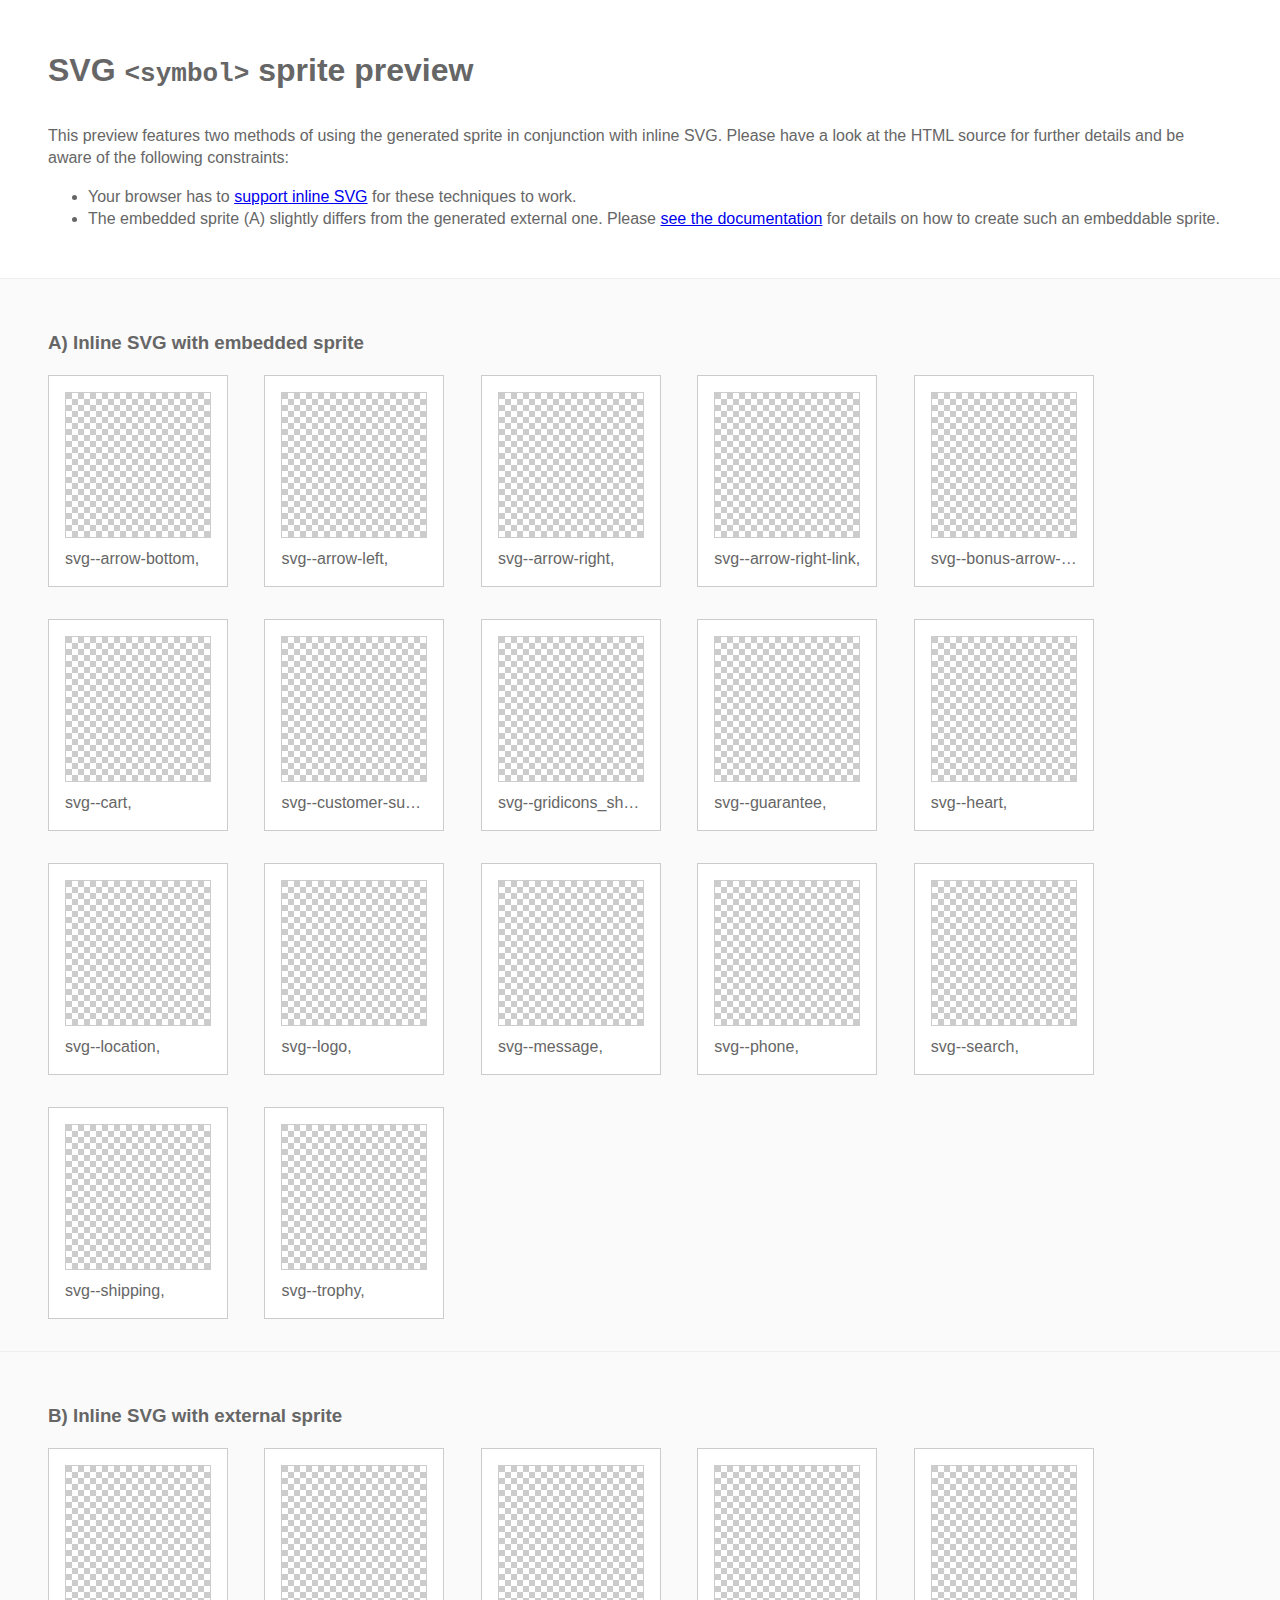
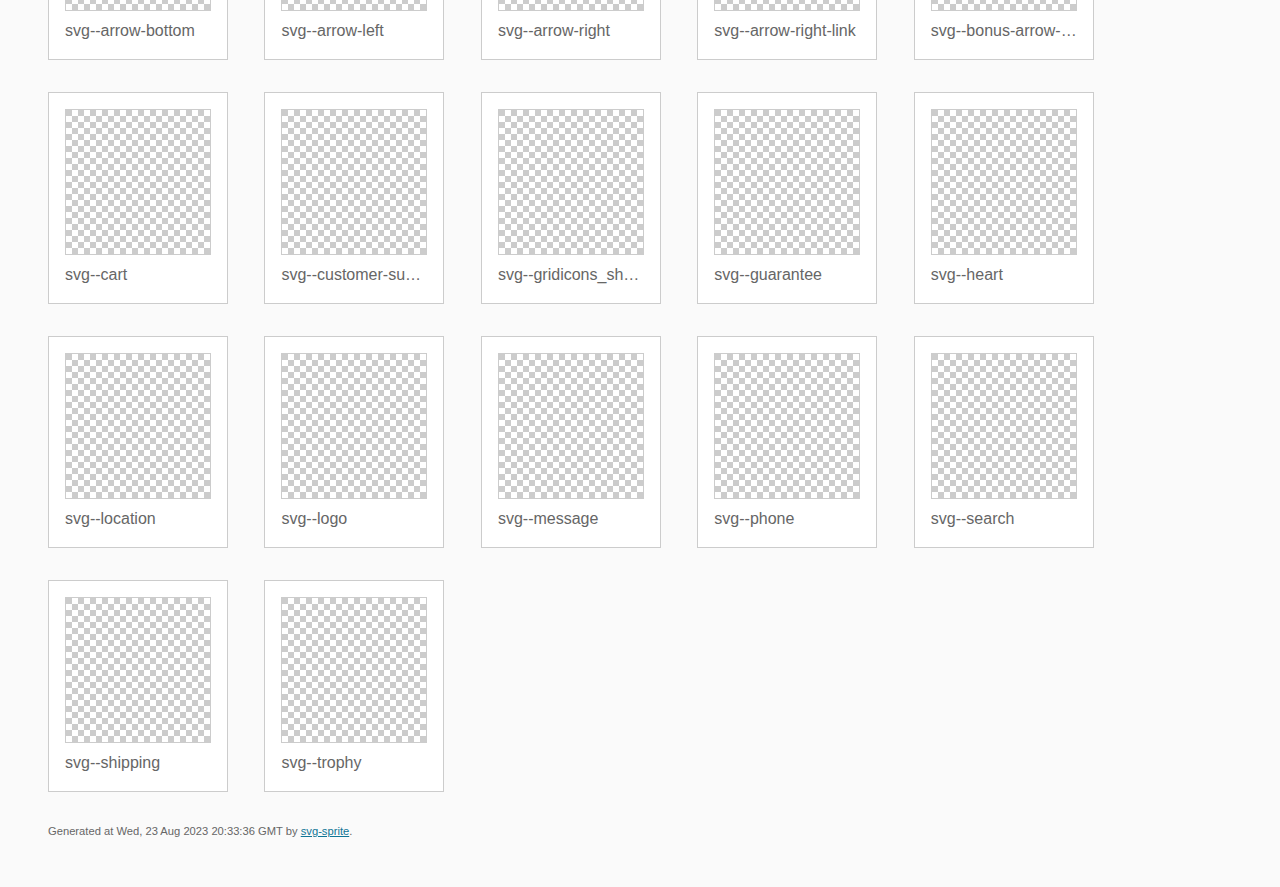
<file: img/svg/sprite.symbol.html>
<!doctype html>
<html lang="en">
    <head>
        <meta charset="utf-8">
        <title>SVG &lt;symbol&gt; sprite preview | svg-sprite</title>
        <style>
            body {
                padding: 0;
                margin: 0;
                color: #666;
                background: #fafafa;
                font-family: Arial, Helvetica, sans-serif;
                font-size: 1em;
                line-height: 1.4;
            }

            header {
                display: block;
                padding: 3em 3em 2em;
                background-color: #fff;
            }

            header p {
                margin: 2em 0 0;
            }

            section {
                border-top: 1px solid #eee;
                padding: 2em 3em 0;
            }

            section ul {
                margin: 0;
                padding: 0;
            }

            section li {
                display: inline-block;
                background-color: #fff;
                position: relative;
                margin: 0 2em 2em 0;
                vertical-align: top;
                border: 1px solid #ccc;
                padding: 1em 1em 3em;
                cursor: default;
            }

            .icon-box {
                margin: 0;
                width: 144px;
                height: 144px;
                position: relative;
                background: #ccc url("data:image/svg+xml,%3Csvg xmlns='http://www.w3.org/2000/svg' width='12' height='12'%3E%3Cpath fill='%23fff' d='M6 0h6v6H6zM0 6h6v6H0z'/%3E%3C/svg%3E") top left repeat;
                border: 1px solid #ccc;
                display: table-cell;
                vertical-align: middle;
                text-align: center;
            }

            .icon {
                display: inline-block;
            }

            h1 {
                margin-top: 0;
            }

            h2 {
                margin: 0;
                padding: 0;
                font-size: 1em;
                font-weight: 400;
                white-space: nowrap;
                overflow: hidden;
                text-overflow: ellipsis;
                position: absolute;
                left: 1em;
                right: 1em;
                bottom: 1em;
            }

            footer {
                display: block;
                margin: 0;
                padding: 0 3em 3em;
            }

            footer p {
                margin: 0;
                font-size: .7em;
            }

            footer a {
                color: #0f7595;
                margin-left: 0;
            }
        </style>

<!--
Sprite shape dimensions
====================================================================================================
You will need to set the sprite shape dimensions via CSS when you use them as inline SVG, otherwise
they would become a huge 100% in size. You may use the following dimension classes for doing so.
They might well be outsourced to an external stylesheet of course.
-->

<style>
 .svg-svg--arrow-bottom-dims { width: 20px; height: 20px; }
 .svg-svg--arrow-left-dims { width: 24px; height: 24px; }
 .svg-svg--arrow-right-dims { width: 24px; height: 24px; }
 .svg-svg--arrow-right-link-dims { width: 24px; height: 24px; }
 .svg-svg--bonus-arrow-right-dims { width: 24px; height: 24px; }
 .svg-svg--cart-dims { width: 24px; height: 24px; }
 .svg-svg--customer-support-dims { width: 40px; height: 40px; }
 .svg-svg--gridicons_share-dims { width: 24px; height: 24px; }
 .svg-svg--guarantee-dims { width: 40px; height: 40px; }
 .svg-svg--heart-dims { width: 24px; height: 24px; }
 .svg-svg--location-dims { width: 16px; height: 19px; }
 .svg-svg--logo-dims { width: 72px; height: 19px; }
 .svg-svg--message-dims { width: 18px; height: 18px; }
 .svg-svg--phone-dims { width: 16px; height: 16px; }
 .svg-svg--search-dims { width: 20px; height: 20px; }
 .svg-svg--shipping-dims { width: 40px; height: 40px; }
 .svg-svg--trophy-dims { width: 40px; height: 40px; }
</style>

<!--
====================================================================================================
-->

    </head>
    <body>

<!--
Inline <symbol> SVG sprite
====================================================================================================
This is an inlined version of the generated SVG sprite. The single images may be <use>d everywhere
below within this document. Please see

    https://github.com/svg-sprite/svg-sprite/blob/main/docs/configuration.md#defs--symbol-mode

for further details on how to create this embeddable sprite variant.
-->

<svg width="0" height="0" style="position:absolute">
     <symbol viewBox="0 0 20 20" id="icon-arrow-bottom" xmlns="http://www.w3.org/2000/svg"><path d="M15.833 7.5 10 13.334 4.167 7.5"/></symbol>
     <symbol viewBox="0 0 24 24" id="icon-arrow-left" xmlns="http://www.w3.org/2000/svg"><path d="m15 5-7 7 7 7"/></symbol>
     <symbol viewBox="0 0 24 24" id="icon-arrow-right" xmlns="http://www.w3.org/2000/svg"><path d="m9 5 7 7-7 7"/></symbol>
     <symbol viewBox="0 0 24 24" id="icon-arrow-right-link" xmlns="http://www.w3.org/2000/svg"><path d="m19.365 12.56-4.98 5a.79.79 0 0 1-.56.24c-.2 0-.4-.08-.56-.24a.797.797 0 0 1 0-1.14l3.62-3.64H5.205c-.44 0-.8-.36-.8-.8 0-.44.36-.8.8-.8h11.68l-3.62-3.64a.797.797 0 0 1 0-1.14c.32-.32.82-.32 1.14 0l4.98 5c.3.34.3.86-.02 1.16Z"/></symbol>
     <symbol viewBox="0 0 24 24" id="icon-bonus-arrow-right" xmlns="http://www.w3.org/2000/svg"><path d="M21 12H3m18 0-6-6m6 6-6 6"/></symbol>
     <symbol viewBox="0 0 24 24" id="icon-cart" xmlns="http://www.w3.org/2000/svg"><path d="M1 2.5h1.654c.479 0 .718 0 .912.087a1 1 0 0 1 .423.355c.119.177.16.413.242.884L4.609 6m0 0 .883 5.077c.179 1.03.269 1.546.534 1.917a2 2 0 0 0 .937.714c.428.157.949.107 1.99.006l9.661-.935c1.016-.098 1.524-.147 1.908-.376a2 2 0 0 0 .788-.867c.19-.405.19-.915.19-1.935 0-1.085 0-1.628-.208-2.047a2 2 0 0 0-.852-.877c-.413-.22-.955-.237-2.04-.269L4.61 6Z"/><circle cx="8.5" cy="19" r="2"/><circle cx="18" cy="19" r="2"/></symbol>
     <symbol viewBox="0 0 40 40" id="icon-customer-support" xmlns="http://www.w3.org/2000/svg"><g clip-path="url(#ga)"><path d="M36.462 15.975C36.2 7.122 28.916 0 20 0S3.8 7.122 3.537 15.975L2.353 17.16v8.033l1.176 1.177v5.473a5.81 5.81 0 0 0 5.804 5.804h1.458A3.535 3.535 0 0 0 14.118 40h2.353a3.535 3.535 0 0 0 3.328-2.356l.201.003c5.681 0 10.435-4.048 11.528-9.412h3.077l3.042-3.042V17.16l-1.185-1.185ZM20 2.353c6.983 0 12.797 5.096 13.92 11.765h-2.392C30.435 8.754 25.681 4.706 20 4.706S9.565 8.754 8.472 14.118H6.079C7.203 7.449 13.017 2.353 20 2.353Zm9.114 11.765c-3.803-.012-6.49.22-8.704-3.018l-1.076-1.572-.924 1.666c-1.346 2.426-3.16 2.924-5.469 2.924h-2.055c1.048-4.055 4.737-7.06 9.114-7.06 4.378 0 8.067 3.005 9.114 7.06ZM8.235 25.882H6.37L4.706 24.22v-6.085l1.664-1.663h1.865v9.411Zm-2.353 5.961v-3.608H8.47a11.661 11.661 0 0 0 3.072 5.826 3.52 3.52 0 0 0-.751 1.233H9.333a3.455 3.455 0 0 1-3.45-3.45Zm10.589 5.804h-2.353a1.178 1.178 0 0 1 0-2.353h2.353a1.178 1.178 0 0 1 0 2.353Zm12.94-11.765c0 5.19-4.221 9.412-9.411 9.412a6.87 6.87 0 0 1-.203-.003 3.535 3.535 0 0 0-3.326-2.35c-2.416.005-2.378-.012-2.679.016a9.357 9.357 0 0 1-3.204-7.075v-9.411h2.353c2.082 0 4.618-.344 6.58-2.733 2.59 2.714 5.755 2.733 8.596 2.733h1.295v9.411Zm5.883-1.663-1.664 1.663h-1.865v-9.411h1.865l1.664 1.663v6.085Z"/></g><defs><clipPath id="ga"><path d="M0 0h40v40H0z"/></clipPath></defs></symbol>
     <symbol viewBox="0 0 24 24" id="icon-gridicons_share" xmlns="http://www.w3.org/2000/svg"><path d="M18 16c-.788 0-1.5.31-2.034.807L8.91 12.7c.05-.23.09-.46.09-.7 0-.24-.04-.47-.09-.7l7.05-4.11c.54.5 1.25.81 2.04.81 1.66 0 3-1.34 3-3s-1.34-3-3-3-3 1.34-3 3c0 .24.04.47.09.7L8.04 9.81C7.5 9.31 6.79 9 6 9c-1.66 0-3 1.34-3 3s1.34 3 3 3c.79 0 1.5-.31 2.04-.81l7.048 4.118A2.984 2.984 0 0 0 15 19a3 3 0 1 0 3-3Z"/></symbol>
     <symbol viewBox="0 0 40 40" id="icon-guarantee" xmlns="http://www.w3.org/2000/svg"><g clip-path="url(#ia)"><path d="M37.857 14.174c-.527-1.634-.303-4.088-1.674-5.982-1.383-1.91-3.788-2.452-5.146-3.445-1.343-.983-2.593-3.12-4.853-3.858-2.197-.717-4.443.255-6.184.255-1.741 0-3.987-.972-6.184-.256-2.26.738-3.51 2.877-4.853 3.859-1.357.992-3.763 1.536-5.145 3.445-1.371 1.893-1.148 4.352-1.675 5.982C1.64 15.726 0 17.588 0 20c0 2.413 1.64 4.269 2.143 5.826.527 1.634.302 4.088 1.674 5.982 1.383 1.91 3.788 2.452 5.146 3.445 1.343.983 2.593 3.121 4.853 3.859 2.195.716 4.445-.256 6.184-.256 1.737 0 3.992.97 6.184.256 2.26-.738 3.51-2.876 4.853-3.859 1.357-.992 3.763-1.536 5.145-3.445 1.371-1.892 1.148-4.351 1.675-5.982C38.36 24.274 40 22.412 40 20c0-2.413-1.639-4.268-2.143-5.826Zm-2.973 10.691c-.615 1.905-.454 4.036-1.232 5.11-.789 1.09-2.86 1.586-4.46 2.756-1.58 1.156-2.689 2.99-3.978 3.41-1.22.398-3.206-.41-5.214-.41-2.022 0-3.989.81-5.214.41-1.289-.42-2.396-2.253-3.979-3.41-1.589-1.163-3.672-1.67-4.459-2.756-.775-1.07-.62-3.217-1.232-5.11-.6-1.854-1.991-3.46-1.991-4.865 0-1.406 1.39-3.006 1.991-4.865.615-1.904.454-4.036 1.232-5.11.788-1.088 2.862-1.587 4.46-2.756 1.586-1.16 2.687-2.988 3.978-3.41 1.218-.397 3.212.41 5.214.41 2.026 0 3.988-.81 5.214-.41 1.289.421 2.396 2.253 3.979 3.41 1.589 1.163 3.672 1.67 4.459 2.756.775 1.071.62 3.215 1.232 5.11.599 1.854 1.991 3.46 1.991 4.865 0 1.406-1.39 3.007-1.991 4.865Zm-7.685-9.88c.61.61.61 1.6 0 2.21l-7.821 7.82c-.61.61-1.6.61-2.21 0l-4.367-4.366a1.562 1.562 0 1 1 2.21-2.21l3.262 3.262 6.716-6.716c.61-.61 1.6-.61 2.21 0Z"/></g><defs><clipPath id="ia"><path d="M0 0h40v40H0z"/></clipPath></defs></symbol>
     <symbol viewBox="0 0 24 24" id="icon-heart" xmlns="http://www.w3.org/2000/svg"><path d="M12 21.054C-8 10 6-2 12 5.588 18-2 32 10 12 21.054Z"/></symbol>
     <symbol viewBox="0 0 16 19" id="icon-location" xmlns="http://www.w3.org/2000/svg"><path fill-rule="evenodd" clip-rule="evenodd" d="M8.974 18.541c2.116-1.443 6.943-5.236 6.943-9.791a7.917 7.917 0 1 0-15.834 0c0 4.555 4.827 8.348 6.943 9.791a1.718 1.718 0 0 0 1.948 0ZM8 11.25a2.5 2.5 0 1 0 0-5 2.5 2.5 0 0 0 0 5Z"/></symbol>
     <symbol viewBox="0 0 72 19" id="icon-logo" xmlns="http://www.w3.org/2000/svg"><path d="M10.592 4.368V1.2H.56V18h3.312v-6.48H10.4V8.352H3.872V4.368h6.72ZM20.782 6v6.48c0 2.088-1.129 2.976-2.64 2.976-1.393 0-2.377-.84-2.377-2.472V6H12.67v7.368c0 3.192 1.992 4.968 4.536 4.968 1.608 0 2.856-.6 3.576-1.68V18h3.096V6h-3.096Zm12.603-.336c-1.608 0-2.856.6-3.576 1.68V6h-3.096v12h3.096v-6.48c0-2.088 1.128-2.976 2.64-2.976 1.392 0 2.376.84 2.376 2.472V18h3.096v-7.368c0-3.192-1.992-4.968-4.536-4.968ZM42.1 4.56c1.056 0 1.92-.864 1.92-1.896S43.156.744 42.1.744c-1.032 0-1.896.888-1.896 1.92S41.068 4.56 42.1 4.56ZM40.564 18h3.096V6h-3.096v12Zm9.026-9.936V6h-3.096v12h3.096v-5.736c0-2.52 2.04-3.24 3.648-3.048V5.76c-1.512 0-3.024.672-3.648 2.304Zm10.725 10.272c3.529 0 6.36-2.76 6.36-6.336 0-3.576-2.831-6.336-6.36-6.336-3.527 0-6.335 2.76-6.335 6.336 0 3.576 2.808 6.336 6.336 6.336Zm0-3.024c-1.823 0-3.24-1.368-3.24-3.312 0-1.944 1.416-3.312 3.24-3.312 1.849 0 3.265 1.368 3.265 3.312 0 1.944-1.416 3.312-3.264 3.312Zm9.378 3c1.128 0 2.04-.912 2.04-2.04 0-1.128-.912-2.04-2.04-2.04-1.128 0-2.04.912-2.04 2.04 0 1.128.912 2.04 2.04 2.04Z"/></symbol>
     <symbol viewBox="0 0 18 18" id="icon-message" xmlns="http://www.w3.org/2000/svg"><path d="M17.782.217a.75.75 0 0 0-.787-.172l-16.5 6a.75.75 0 0 0 0 1.402l6.442 2.573 4.756-4.77 1.057 1.057-4.777 4.778 2.58 6.442a.75.75 0 0 0 .697.473.75.75 0 0 0 .69-.495l6-16.5a.75.75 0 0 0-.158-.788Z"/></symbol>
     <symbol viewBox="0 0 16 16" id="icon-phone" xmlns="http://www.w3.org/2000/svg"><path d="m11.43 11.067-.515.773c-.103.154-.239.286-.418.334-.588.155-2.147.225-4.521-2.15C3.6 7.65 3.67 6.09 3.826 5.503c.048-.18.18-.315.334-.418l.773-.516a1.253 1.253 0 0 0 .348-1.737L3.82.642A1.253 1.253 0 0 0 2.283.184l-.659.282c-.5.215-.908.6-1.152 1.086-.203.407-.36.836-.382 1.29-.068 1.432.246 4.96 4.176 8.89 3.93 3.93 7.458 4.243 8.89 4.176.454-.021.883-.179 1.29-.382a2.302 2.302 0 0 0 1.086-1.152l.282-.66c.238-.554.046-1.2-.456-1.535l-2.191-1.46a1.253 1.253 0 0 0-1.737.347Z"/></symbol>
     <symbol viewBox="0 0 20 20" id="icon-search" xmlns="http://www.w3.org/2000/svg"><path d="M16.667 16.667 12.58 12.58m0 0a5.417 5.417 0 1 0-7.66-7.66 5.417 5.417 0 0 0 7.66 7.66Z"/></symbol>
     <symbol viewBox="0 0 40 40" id="icon-shipping" xmlns="http://www.w3.org/2000/svg"><g clip-path="url(#pa)"><path d="M36.899 20.735V2.52c0-.65-.527-1.177-1.177-1.177H4.197c-.65 0-1.177.527-1.177 1.177v19.667a3.562 3.562 0 0 0-1.613.667c-1.548 1.098-1.914 3.553-.618 5.068l5.3 6.425c3.281 3.84 6.766 4.31 11.947 4.31 4.446 0 6.434.02 10.308-.863l3.773-.903c.612.855 1.583 1.408 2.675 1.408h1.859c1.846 0 3.349-1.583 3.349-3.528V24.252c0-1.857-1.37-3.383-3.101-3.517Zm-5.29 2.42-1.567-.796a9.322 9.322 0 0 0-8.177-.132c-.714.28-2.272 1.224-3.08 1.192h-5.44a3.276 3.276 0 0 0-3.273 3.273v.858l-.03-.032-3.886-4.217a3.585 3.585 0 0 0-.783-.64V10.987h9.63v4.314c0 .65.527 1.176 1.176 1.176h7.425c.65 0 1.177-.527 1.177-1.176v-4.314h9.764v9.748c-1.374.106-2.52 1.09-2.935 2.42ZM17.357 10.987h5.071v3.137h-5.071v-3.137Zm17.19-2.353H24.78V3.696h9.764v4.938ZM22.426 3.696v4.938h-5.071V3.696h5.071Zm-7.424 0v4.938h-9.63V3.696h9.63Zm12.795 31.809c-3.58.82-5.735.786-9.72.786-4.863 0-7.213-.078-10.173-3.442l-5.3-6.425c-.922-1.2.748-2.617 1.82-1.528l3.885 4.217c1.027 1.083 2.32 1.68 3.912 1.714h10.77a1.177 1.177 0 1 0 0-2.353H12.426v-1.782a.92.92 0 0 1 .92-.92h5.44c1.225.088 2.994-.935 4.073-1.411a6.98 6.98 0 0 1 6.12.097l2.465 1.252v8.923l-3.645.872Zm9.849-.734c0 .648-.447 1.175-.996 1.175h-1.859c-.549 0-.995-.527-.995-1.175V24.252c0-.648.446-1.175.995-1.175h1.859c.549 0 .996.527.996 1.175v10.519Z"/></g><defs><clipPath id="pa"><path d="M0 0h40v40H0z"/></clipPath></defs></symbol>
     <symbol viewBox="0 0 40 40" id="icon-trophy" xmlns="http://www.w3.org/2000/svg"><path d="M32.903 2.344a4.66 4.66 0 0 0-2.344.63V1.172A1.171 1.171 0 0 0 29.387 0h-18.75C9.99 0 9.465.525 9.465 1.172v1.817a4.657 4.657 0 0 0-2.368-.645A4.693 4.693 0 0 0 2.409 7.03a9.79 9.79 0 0 0 1.69 5.51c1.881 2.778 4.202 3.5 6.122 4.267a10.603 10.603 0 0 0 6.138 5.977l-.864 5.496h-.17a3.52 3.52 0 0 0-3.516 3.516v5.86h-1.172a1.172 1.172 0 0 0 0 2.343h18.75a1.172 1.172 0 0 0 0-2.344h-1.172v-5.86A3.52 3.52 0 0 0 24.7 28.28h-.17l-.864-5.496a10.604 10.604 0 0 0 6.143-5.988c1.814-.726 4.191-1.45 6.092-4.257a9.79 9.79 0 0 0 1.69-5.509 4.693 4.693 0 0 0-4.688-4.687ZM9.457 13.979A7.447 7.447 0 0 1 4.753 7.03a2.346 2.346 0 0 1 2.344-2.343A2.346 2.346 0 0 1 9.44 7.03c0 .083.008.163.025.24v5.62c0 .376.02.748.059 1.115l-.068-.027Zm16.415 23.677H14.153v-2.343h11.719v2.343ZM24.7 30.625c.646 0 1.172.526 1.172 1.172v1.172H14.153v-1.172c0-.646.526-1.172 1.172-1.172H24.7Zm-6.833-2.344.776-4.932a10.603 10.603 0 0 0 2.74 0l.775 4.932h-4.29Zm10.348-15.39c0 4.523-3.68 8.203-8.203 8.203s-8.203-3.68-8.203-8.203V7.03h16.407v5.86Zm0-8.204H11.81V2.345h16.407v2.344Zm2.328 9.292-.041.016c.038-.363.057-.731.057-1.104V7.03a2.347 2.347 0 0 1 2.344-2.343 2.346 2.346 0 0 1 2.344 2.343 7.447 7.447 0 0 1-4.704 6.948Z"/></symbol>
</svg>

<!--
====================================================================================================
-->

        <header>
            <h1>SVG <code>&lt;symbol&gt;</code> sprite preview</h1>
            <p>This preview features two methods of using the generated sprite in conjunction with inline SVG. Please have a look at the HTML source for further details and be aware of the following constraints:</p>
            <ul>
                <li>Your browser has to <a href="https://caniuse.com/svg-html5" target="_blank" rel="noopener noreferrer">support inline SVG</a> for these techniques to work.</li>
                <li>The embedded sprite (A) slightly differs from the generated external one. Please <a href="https://github.com/svg-sprite/svg-sprite/blob/main/docs/configuration.md#defs--symbol-mode" target="_blank" rel="noopener noreferrer">see the documentation</a> for details on how to create such an embeddable sprite.</li>
            </ul>
        </header>
        <section>

<!--
A) Inline SVG with embedded sprite
====================================================================================================
These SVG images make use of fragment identifiers (IDs) and are extracted out of the inline sprite
embedded above. They may be styled via CSS.
-->

            <h3>A) Inline SVG with embedded sprite</h3>
            <ul>

             <li title="svg--arrow-bottom">
                    <div class="icon-box">
                        <svg class="svg-svg--arrow-bottom-dims">
                            <use xlink:href="#svg--arrow-bottom"></use>
                        </svg>
                    </div>
                    <h2>svg--arrow-bottom, </h2>
                </li>
             <li title="svg--arrow-left">
                    <div class="icon-box">
                        <svg class="svg-svg--arrow-left-dims">
                            <use xlink:href="#svg--arrow-left"></use>
                        </svg>
                    </div>
                    <h2>svg--arrow-left, </h2>
                </li>
             <li title="svg--arrow-right">
                    <div class="icon-box">
                        <svg class="svg-svg--arrow-right-dims">
                            <use xlink:href="#svg--arrow-right"></use>
                        </svg>
                    </div>
                    <h2>svg--arrow-right, </h2>
                </li>
             <li title="svg--arrow-right-link">
                    <div class="icon-box">
                        <svg class="svg-svg--arrow-right-link-dims">
                            <use xlink:href="#svg--arrow-right-link"></use>
                        </svg>
                    </div>
                    <h2>svg--arrow-right-link, </h2>
                </li>
             <li title="svg--bonus-arrow-right">
                    <div class="icon-box">
                        <svg class="svg-svg--bonus-arrow-right-dims">
                            <use xlink:href="#svg--bonus-arrow-right"></use>
                        </svg>
                    </div>
                    <h2>svg--bonus-arrow-right, </h2>
                </li>
             <li title="svg--cart">
                    <div class="icon-box">
                        <svg class="svg-svg--cart-dims">
                            <use xlink:href="#svg--cart"></use>
                        </svg>
                    </div>
                    <h2>svg--cart, </h2>
                </li>
             <li title="svg--customer-support">
                    <div class="icon-box">
                        <svg class="svg-svg--customer-support-dims">
                            <use xlink:href="#svg--customer-support"></use>
                        </svg>
                    </div>
                    <h2>svg--customer-support, </h2>
                </li>
             <li title="svg--gridicons_share">
                    <div class="icon-box">
                        <svg class="svg-svg--gridicons_share-dims">
                            <use xlink:href="#svg--gridicons_share"></use>
                        </svg>
                    </div>
                    <h2>svg--gridicons_share, </h2>
                </li>
             <li title="svg--guarantee">
                    <div class="icon-box">
                        <svg class="svg-svg--guarantee-dims">
                            <use xlink:href="#svg--guarantee"></use>
                        </svg>
                    </div>
                    <h2>svg--guarantee, </h2>
                </li>
             <li title="svg--heart">
                    <div class="icon-box">
                        <svg class="svg-svg--heart-dims">
                            <use xlink:href="#svg--heart"></use>
                        </svg>
                    </div>
                    <h2>svg--heart, </h2>
                </li>
             <li title="svg--location">
                    <div class="icon-box">
                        <svg class="svg-svg--location-dims">
                            <use xlink:href="#svg--location"></use>
                        </svg>
                    </div>
                    <h2>svg--location, </h2>
                </li>
             <li title="svg--logo">
                    <div class="icon-box">
                        <svg class="svg-svg--logo-dims">
                            <use xlink:href="#svg--logo"></use>
                        </svg>
                    </div>
                    <h2>svg--logo, </h2>
                </li>
             <li title="svg--message">
                    <div class="icon-box">
                        <svg class="svg-svg--message-dims">
                            <use xlink:href="#svg--message"></use>
                        </svg>
                    </div>
                    <h2>svg--message, </h2>
                </li>
             <li title="svg--phone">
                    <div class="icon-box">
                        <svg class="svg-svg--phone-dims">
                            <use xlink:href="#svg--phone"></use>
                        </svg>
                    </div>
                    <h2>svg--phone, </h2>
                </li>
             <li title="svg--search">
                    <div class="icon-box">
                        <svg class="svg-svg--search-dims">
                            <use xlink:href="#svg--search"></use>
                        </svg>
                    </div>
                    <h2>svg--search, </h2>
                </li>
             <li title="svg--shipping">
                    <div class="icon-box">
                        <svg class="svg-svg--shipping-dims">
                            <use xlink:href="#svg--shipping"></use>
                        </svg>
                    </div>
                    <h2>svg--shipping, </h2>
                </li>
             <li title="svg--trophy">
                    <div class="icon-box">
                        <svg class="svg-svg--trophy-dims">
                            <use xlink:href="#svg--trophy"></use>
                        </svg>
                    </div>
                    <h2>svg--trophy, </h2>
                </li>
         </ul>

<!--
====================================================================================================
-->

        </section>
        <section>

<!--
B) Inline SVG with external sprite
====================================================================================================
These SVG images make use of an URL + fragment identifiers (IDs) and refer to the regular external
SVG sprite. They may be styled via CSS.
-->

            <h3>B) Inline SVG with external sprite</h3>
            <ul>

             <li title="svg--arrow-bottom">
                    <div class="icon-box">
                        <svg class="svg-svg--arrow-bottom-dims">
                            <use xlink:href="sprite.svg#svg--arrow-bottom"></use>
                        </svg>
                    </div>
                    <h2>svg--arrow-bottom</h2>
                </li>
             <li title="svg--arrow-left">
                    <div class="icon-box">
                        <svg class="svg-svg--arrow-left-dims">
                            <use xlink:href="sprite.svg#svg--arrow-left"></use>
                        </svg>
                    </div>
                    <h2>svg--arrow-left</h2>
                </li>
             <li title="svg--arrow-right">
                    <div class="icon-box">
                        <svg class="svg-svg--arrow-right-dims">
                            <use xlink:href="sprite.svg#svg--arrow-right"></use>
                        </svg>
                    </div>
                    <h2>svg--arrow-right</h2>
                </li>
             <li title="svg--arrow-right-link">
                    <div class="icon-box">
                        <svg class="svg-svg--arrow-right-link-dims">
                            <use xlink:href="sprite.svg#svg--arrow-right-link"></use>
                        </svg>
                    </div>
                    <h2>svg--arrow-right-link</h2>
                </li>
             <li title="svg--bonus-arrow-right">
                    <div class="icon-box">
                        <svg class="svg-svg--bonus-arrow-right-dims">
                            <use xlink:href="sprite.svg#svg--bonus-arrow-right"></use>
                        </svg>
                    </div>
                    <h2>svg--bonus-arrow-right</h2>
                </li>
             <li title="svg--cart">
                    <div class="icon-box">
                        <svg class="svg-svg--cart-dims">
                            <use xlink:href="sprite.svg#svg--cart"></use>
                        </svg>
                    </div>
                    <h2>svg--cart</h2>
                </li>
             <li title="svg--customer-support">
                    <div class="icon-box">
                        <svg class="svg-svg--customer-support-dims">
                            <use xlink:href="sprite.svg#svg--customer-support"></use>
                        </svg>
                    </div>
                    <h2>svg--customer-support</h2>
                </li>
             <li title="svg--gridicons_share">
                    <div class="icon-box">
                        <svg class="svg-svg--gridicons_share-dims">
                            <use xlink:href="sprite.svg#svg--gridicons_share"></use>
                        </svg>
                    </div>
                    <h2>svg--gridicons_share</h2>
                </li>
             <li title="svg--guarantee">
                    <div class="icon-box">
                        <svg class="svg-svg--guarantee-dims">
                            <use xlink:href="sprite.svg#svg--guarantee"></use>
                        </svg>
                    </div>
                    <h2>svg--guarantee</h2>
                </li>
             <li title="svg--heart">
                    <div class="icon-box">
                        <svg class="svg-svg--heart-dims">
                            <use xlink:href="sprite.svg#svg--heart"></use>
                        </svg>
                    </div>
                    <h2>svg--heart</h2>
                </li>
             <li title="svg--location">
                    <div class="icon-box">
                        <svg class="svg-svg--location-dims">
                            <use xlink:href="sprite.svg#svg--location"></use>
                        </svg>
                    </div>
                    <h2>svg--location</h2>
                </li>
             <li title="svg--logo">
                    <div class="icon-box">
                        <svg class="svg-svg--logo-dims">
                            <use xlink:href="sprite.svg#svg--logo"></use>
                        </svg>
                    </div>
                    <h2>svg--logo</h2>
                </li>
             <li title="svg--message">
                    <div class="icon-box">
                        <svg class="svg-svg--message-dims">
                            <use xlink:href="sprite.svg#svg--message"></use>
                        </svg>
                    </div>
                    <h2>svg--message</h2>
                </li>
             <li title="svg--phone">
                    <div class="icon-box">
                        <svg class="svg-svg--phone-dims">
                            <use xlink:href="sprite.svg#svg--phone"></use>
                        </svg>
                    </div>
                    <h2>svg--phone</h2>
                </li>
             <li title="svg--search">
                    <div class="icon-box">
                        <svg class="svg-svg--search-dims">
                            <use xlink:href="sprite.svg#svg--search"></use>
                        </svg>
                    </div>
                    <h2>svg--search</h2>
                </li>
             <li title="svg--shipping">
                    <div class="icon-box">
                        <svg class="svg-svg--shipping-dims">
                            <use xlink:href="sprite.svg#svg--shipping"></use>
                        </svg>
                    </div>
                    <h2>svg--shipping</h2>
                </li>
             <li title="svg--trophy">
                    <div class="icon-box">
                        <svg class="svg-svg--trophy-dims">
                            <use xlink:href="sprite.svg#svg--trophy"></use>
                        </svg>
                    </div>
                    <h2>svg--trophy</h2>
                </li>
         </ul>

<!--
====================================================================================================
-->

        </section>
        <footer>
            <p>Generated at Wed, 23 Aug 2023 20:33:36 GMT by <a href="https://github.com/svg-sprite/svg-sprite" target="_blank" rel="noopener noreferrer">svg-sprite</a>.</p>
        </footer>
    </body>
</html>
</file>
<file: css/main.css>
@charset "UTF-8";
:root {
  --oreng: rgba(232, 159, 113, 1);
  --white: #fff;
  --silver: #616161;
  --red: #E97171;
  --green: #2EC1AC;
  --black-color: #3A3A3A;
}

@font-face {
  font-family: "gilroy";
  font-display: swap;
  src: url("../font/gilroy-bold.ttf") format("ttf"), url("../font/gilroy-bold.woff") format("woff"), url("../font/gilroy-bold.woff2") format("woff2");
  font-weight: 700;
  font-style: normal;
}
@font-face {
  font-family: "gilroy";
  font-display: swap;
  src: url("../font/gilroy-medium.ttf") format("ttf"), url("../font/gilroy-medium.woff") format("woff"), url("../font/gilroy-medium.woff2") format("woff2");
  font-weight: 500;
  font-style: normal;
}
@font-face {
  font-family: "gilroy";
  font-display: swap;
  src: url("../font/gilroy-regular.ttf") format("ttf"), url("../font/gilroy-regular.woff") format("woff"), url("../font/gilroy-regular.woff2") format("woff2");
  font-weight: 400;
  font-style: normal;
}
@font-face {
  font-family: "gilroy";
  font-display: swap;
  src: url("../font/gilroy-semibold.ttf") format("ttf"), url("../font/gilroy-semibold.woff") format("woff"), url("../font/gilroy-semibold.woff2") format("woff2");
  font-weight: 600;
  font-style: normal;
}
article,
aside,
details,
figcaption,
figure,
footer,
header,
hgroup,
nav,
section,
summary {
  display: block;
}

audio,
canvas,
video {
  display: inline-block;
}

audio:not([controls]) {
  display: none;
  height: 0;
}

[hidden], template {
  display: none;
}

html {
  background: #fff;
  color: #000;
  -webkit-text-size-adjust: 100%;
  -ms-text-size-adjust: 100%;
}

html,
button,
input,
select,
textarea {
  font-family: sans-serif;
}

body {
  margin: 0;
}

a {
  background: transparent;
}
a:focus {
  outline: thin dotted;
}
a:hover, a:active {
  outline: 0;
}

h1 {
  font-size: 2em;
  margin: 0.67em 0;
}

h2 {
  font-size: 1.5em;
  margin: 0.83em 0;
}

h3 {
  font-size: 1.17em;
  margin: 1em 0;
}

h4 {
  font-size: 1em;
  margin: 1.33em 0;
}

h5 {
  font-size: 0.83em;
  margin: 1.67em 0;
}

h6 {
  font-size: 0.75em;
  margin: 2.33em 0;
}

abbr[title] {
  border-bottom: 1px dotted;
}

b,
strong {
  font-weight: bold;
}

dfn {
  font-style: italic;
}

mark {
  background: #ff0;
  color: #000;
}

code,
kbd,
pre,
samp {
  font-family: monospace, serif;
  font-size: 1em;
}

pre {
  white-space: pre;
  white-space: pre-wrap;
  word-wrap: break-word;
}

q {
  quotes: "“" "”" "‘" "’";
}

q:before, q:after {
  content: "";
  content: none;
}

small {
  font-size: 80%;
}

sub,
sup {
  font-size: 75%;
  line-height: 0;
  position: relative;
  vertical-align: baseline;
}

sup {
  top: -0.5em;
}

sub {
  bottom: -0.25em;
}

img {
  border: 0;
}

svg:not(:root) {
  overflow: hidden;
}

figure {
  margin: 0;
}

fieldset {
  border: 1px solid #c0c0c0;
  margin: 0 2px;
  padding: 0.35em 0.625em 0.75em;
}

legend {
  border: 0;
  padding: 0;
  white-space: normal;
}

button,
input,
select,
textarea {
  font-family: inherit;
  font-size: 100%;
  margin: 0;
  vertical-align: baseline;
}

button, input {
  line-height: normal;
}

button,
select {
  text-transform: none;
}

button,
html input[type=button],
input[type=reset],
input[type=submit] {
  -webkit-appearance: button;
  cursor: pointer;
}

button[disabled],
input[disabled] {
  cursor: default;
}

button::-moz-focus-inner, input::-moz-focus-inner {
  border: 0;
  padding: 0;
}

textarea {
  overflow: auto;
  vertical-align: top;
}

table {
  border-collapse: collapse;
  border-spacing: 0;
}

input[type=search] {
  -webkit-appearance: textfield;
  -webkit-box-sizing: content-box;
  box-sizing: content-box;
}
input[type=search]::-webkit-search-cancel-button, input[type=search]::-webkit-search-decoration {
  -webkit-appearance: none;
}
input[type=checkbox], input[type=radio] {
  -webkit-box-sizing: border-box;
          box-sizing: border-box;
  padding: 0;
}

ul {
  margin-top: 0;
  margin-bottom: 0;
  padding-left: 0;
}

* {
  -webkit-box-sizing: border-box;
          box-sizing: border-box;
}

a {
  text-decoration: none;
  color: inherit;
}

p {
  color: var(--silver);
  font-weight: 500;
  line-height: 150%;
}

textarea {
  resize: vertical;
}

input, textarea {
  outline: none;
  border: none;
  background: inherit;
}

/* Chrome, Safari, Edge, Opera */
input::-webkit-outer-spin-button,
input::-webkit-inner-spin-button {
  -webkit-appearance: none;
  margin: 0;
}

/* Firefox */
input[type=number] {
  -moz-appearance: textfield;
}

button {
  border: none;
  background: inherit;
  cursor: pointer;
}

ul {
  list-style: none;
  margin: 0;
  padding: 0;
}

html, body {
  overflow-x: hidden;
}

body {
  font-family: "gilroy", sans-serif;
  font-weight: 600;
  color: var(--silver);
}

._container {
  max-width: 1270px;
  padding: 0 15px;
  margin: 0 auto;
}

._title-2 {
  font-size: 2.5rem;
  font-style: normal;
  font-weight: 700;
  line-height: 120%;
  color: var(--black-color);
}
@media screen and (max-width: 1023.98px) {
  ._title-2 {
    font-size: 1.75rem;
  }
}

._btn-oreng {
  display: inline-block;
  background: var(--oreng);
  border: 1px solid var(--oreng);
  color: var(--white);
  padding: 0.75rem;
  text-align: center;
  -webkit-transition: all 0.3s;
  transition: all 0.3s;
}
@media screen and (max-width: 767.98px) {
  ._btn-oreng {
    width: 100%;
  }
}
._btn-oreng:hover {
  background: var(--white);
  color: var(--oreng);
}

._btn-white {
  display: inline-block;
  background: var(--white);
  border: 1px solid var(--oreng);
  color: var(--oreng);
  padding: 0.75rem;
  text-align: center;
  -webkit-transition: all 0.3s;
  transition: all 0.3s;
}
@media screen and (max-width: 767.98px) {
  ._btn-white {
    width: 100%;
  }
}
._btn-white:hover {
  background: var(--oreng);
  color: var(--white);
}

.labels {
  position: relative;
  z-index: 1;
}
.labels > div {
  display: -webkit-box;
  display: -ms-flexbox;
  display: flex;
  -webkit-box-align: center;
      -ms-flex-align: center;
          align-items: center;
  -webkit-box-pack: center;
      -ms-flex-pack: center;
          justify-content: center;
  width: 3rem;
  height: 3rem;
  border-radius: 50%;
  color: var(--white);
  font-style: normal;
  font-weight: 500;
  line-height: 150%;
}
.labels > div:not(:last-child) {
  margin-bottom: 10px;
}
.labels__new {
  background: var(--red);
}
.labels__discount {
  background: var(--green);
}

.swiper-horizontal > .swiper-pagination-bullets .swiper-pagination-bullet, .swiper-pagination-horizontal.swiper-pagination-bullets .swiper-pagination-bullet {
  display: inline-block;
  position: relative;
  background: transparent;
  border: 1px solid transparent;
  padding: 10px;
  -webkit-transition: all 0.3s;
  transition: all 0.3s;
}
.swiper-horizontal > .swiper-pagination-bullets .swiper-pagination-bullet span, .swiper-pagination-horizontal.swiper-pagination-bullets .swiper-pagination-bullet span {
  position: absolute;
  top: 50%;
  left: 50%;
  -webkit-transform: translate(-50%, -50%);
      -ms-transform: translate(-50%, -50%);
          transform: translate(-50%, -50%);
  width: 11px;
  height: 11px;
  background: var(--silver);
  border-radius: 50%;
}
.swiper-horizontal > .swiper-pagination-bullets .swiper-pagination-bullet.swiper-pagination-bullet-active, .swiper-pagination-horizontal.swiper-pagination-bullets .swiper-pagination-bullet.swiper-pagination-bullet-active {
  border-color: var(--oreng);
  background: transparent;
}
.swiper-horizontal > .swiper-pagination-bullets .swiper-pagination-bullet.swiper-pagination-bullet-active span, .swiper-pagination-horizontal.swiper-pagination-bullets .swiper-pagination-bullet.swiper-pagination-bullet-active span {
  background: var(--oreng);
}

.accardeons .accardeons__body {
  height: 0;
  visibility: hidden;
  opacity: 0;
  -webkit-transition: all 0.3s ease-in-out;
  transition: all 0.3s ease-in-out;
  overflow: hidden;
}
.accardeons .accardeons__body.active {
  visibility: visible;
  opacity: 1;
}

.header {
  padding: 2.5rem 0;
  z-index: 20;
  position: fixed;
  top: 0;
  left: 0;
  width: 100%;
  -webkit-transition: all 0.3s;
  transition: all 0.3s;
}
.header.fixed {
  padding: 1rem 0;
  background: #F9F1E7;
}
.header + main > section:first-child {
  padding-top: 8.75rem;
}
@media screen and (max-width: 1023.98px) {
  .header + main > section:first-child {
    padding-top: 5.625rem;
  }
}
@media screen and (max-width: 1023.98px) {
  .header {
    padding: 1rem 0;
    background: #F9F1E7;
  }
}
.header a:hover {
  text-decoration: underline;
}
.header svg {
  stroke-width: 2;
  stroke: var(--black-color);
  fill: transparent;
}
.header__container {
  display: -webkit-box;
  display: -ms-flexbox;
  display: flex;
  -webkit-box-align: center;
      -ms-flex-align: center;
          align-items: center;
  -webkit-box-pack: justify;
      -ms-flex-pack: justify;
          justify-content: space-between;
}
.header__container > * {
  margin-right: 10px;
}
.header__inner {
  display: -webkit-box;
  display: -ms-flexbox;
  display: flex;
  -webkit-box-align: center;
      -ms-flex-align: center;
          align-items: center;
  -webkit-box-flex: 1;
      -ms-flex: 1 0 auto;
          flex: 1 0 auto;
}
@media screen and (max-width: 1023.98px) {
  .header__inner {
    -webkit-box-orient: vertical;
    -webkit-box-direction: normal;
        -ms-flex-direction: column;
            flex-direction: column;
    -webkit-box-align: start;
        -ms-flex-align: start;
            align-items: flex-start;
    position: fixed;
    top: 0;
    left: 0;
    width: 100%;
    height: calc(100% - 4.5rem);
    padding: 1.25rem;
    margin-top: 4.5rem;
    -webkit-transform: translate(-100%);
        -ms-transform: translate(-100%);
            transform: translate(-100%);
    background: #FCF8F3;
    -webkit-transition: -webkit-transform 0.4s;
    transition: -webkit-transform 0.4s;
    transition: transform 0.4s;
    transition: transform 0.4s, -webkit-transform 0.4s;
    overflow: auto;
    z-index: 19;
  }
  .header__inner.active {
    -webkit-transform: translate(0%);
        -ms-transform: translate(0%);
            transform: translate(0%);
  }
}
.header__box-search {
  -webkit-box-flex: 1;
      -ms-flex: 1 0 auto;
          flex: 1 0 auto;
  max-width: 27.9375rem;
}
@media screen and (max-width: 1023.98px) {
  .header__box-search {
    width: 100%;
    max-width: 43.75rem;
    margin: 0 auto;
    -webkit-box-flex: 0;
        -ms-flex: none;
            flex: none;
    margin-bottom: 20px;
    -webkit-box-ordinal-group: 0;
        -ms-flex-order: -1;
            order: -1;
  }
}
.header__burger {
  display: none;
  width: 30px;
  height: 30px;
  position: relative;
}
@media screen and (max-width: 1023.98px) {
  .header__burger {
    display: block;
  }
}
.header__burger.active span {
  background: transparent;
}
.header__burger.active span::before {
  top: 0;
  -webkit-transform: rotate(-45deg);
      -ms-transform: rotate(-45deg);
          transform: rotate(-45deg);
}
.header__burger.active span::after {
  top: 0;
  -webkit-transform: rotate(45deg);
      -ms-transform: rotate(45deg);
          transform: rotate(45deg);
}
.header__burger span {
  position: absolute;
  top: 50%;
  left: 0;
  width: 100%;
  height: 2px;
  background: #000;
  -webkit-transition: all 0.3s;
  transition: all 0.3s;
}
.header__burger span::before, .header__burger span::after {
  content: "";
  position: absolute;
  top: 10px;
  width: 100%;
  height: 2px;
  background: #000;
  -webkit-transition: all 0.3s ease-in-out;
  transition: all 0.3s ease-in-out;
}
.header__burger span::after {
  top: -10px;
}

@media screen and (max-width: 1023.98px) {
  .nav {
    width: 100%;
  }
}
.nav__list {
  display: -webkit-box;
  display: -ms-flexbox;
  display: flex;
  -webkit-box-align: center;
      -ms-flex-align: center;
          align-items: center;
  margin-right: 2.6875rem;
}
@media screen and (max-width: 1023.98px) {
  .nav__list {
    width: 100%;
    -webkit-box-orient: vertical;
    -webkit-box-direction: normal;
        -ms-flex-direction: column;
            flex-direction: column;
    margin-right: 0;
  }
}
.nav__item {
  width: 100%;
  color: var(--black-color);
  font-style: normal;
  font-weight: 500;
  line-height: 150%;
  cursor: pointer;
}
@media screen and (max-width: 1023.98px) {
  .nav__item {
    margin-bottom: 15px;
  }
}
.nav__item:not(:last-child) {
  margin-right: 2.5rem;
}
@media screen and (max-width: 1023.98px) {
  .nav__item:not(:last-child) {
    margin-right: 0;
  }
}
.nav__item > span {
  display: -webkit-box;
  display: -ms-flexbox;
  display: flex;
  -webkit-box-align: center;
      -ms-flex-align: center;
          align-items: center;
}
@media screen and (max-width: 1023.98px) {
  .nav__item > span {
    -webkit-box-pack: justify;
        -ms-flex-pack: justify;
            justify-content: space-between;
  }
}
.nav__item > span svg {
  width: 20px;
  height: 20px;
  margin-left: 8px;
}
.header-form {
  display: -webkit-box;
  display: -ms-flexbox;
  display: flex;
  -webkit-box-align: center;
      -ms-flex-align: center;
          align-items: center;
  background: #fff;
}
.header-form__item {
  width: 100%;
  height: 2.8125rem;
  border: 1px solid transparent;
}
.header-form__item input {
  height: 100%;
  width: 100%;
  padding: 12px;
  border: none;
  border: 1px solid transparent;
  color: #616161;
  -webkit-transition: border 0.3s;
  transition: border 0.3s;
}
.header-form__item input:focus {
  border-color: #000;
}
.header-form__submit {
  padding: 8px;
  background: transparent;
}
.header-form__submit svg {
  width: 1.25rem;
  height: 1.25rem;
}

.header-actions {
  display: -webkit-box;
  display: -ms-flexbox;
  display: flex;
  -webkit-box-align: center;
      -ms-flex-align: center;
          align-items: center;
}
@media screen and (max-width: 1023.98px) {
  .header-actions > *:not(:last-child) {
    margin-right: 1rem;
  }
}
.header-actions > * svg {
  width: 1.5rem;
  height: 1.5rem;
}
.header-actions__favorite {
  margin-right: 2rem;
}
@media screen and (max-width: 1023.98px) {
  .header-actions__favorite {
    margin-right: 0;
  }
}
.header-actions__cart {
  margin-right: 2rem;
}
@media screen and (max-width: 1023.98px) {
  .header-actions__cart {
    margin-right: 0;
  }
}
.header-actions__office {
  width: 2.5rem;
  height: 2.5rem;
}
.header-actions__office img {
  width: 100%;
}

.logo {
  margin-right: 2.5625rem;
}
.logo a {
  display: inline-block;
  width: 74px;
}
.logo img {
  width: 100%;
}

.sublist-item {
  position: relative;
}
@media (hover: hover) {
  .sublist-item:hover > .sublist {
    -webkit-transform: translateY(100%);
        -ms-transform: translateY(100%);
            transform: translateY(100%);
    visibility: visible;
    opacity: 1;
  }
}
@media (hover: none) {
  .sublist-item.active > .sublist {
    -webkit-transform: translateY(100%);
        -ms-transform: translateY(100%);
            transform: translateY(100%);
    visibility: visible;
    opacity: 1;
  }
}
@media screen and (hover: none) and (max-width: 1023.98px) {
  .sublist-item.active > .sublist {
    display: inline-block;
    -webkit-transform: translateY(0%);
        -ms-transform: translateY(0%);
            transform: translateY(0%);
  }
}

.sublist {
  width: 200px;
  position: absolute;
  bottom: 0;
  left: 0;
  border: 1px solid #000;
  padding: 10px;
  border-radius: 5px;
  background: #fff;
  -webkit-transform: translateY(120%);
      -ms-transform: translateY(120%);
          transform: translateY(120%);
  visibility: hidden;
  opacity: 0;
  -webkit-transition: all 0.3s ease-in-out;
  transition: all 0.3s ease-in-out;
  z-index: 19;
}
@media screen and (max-width: 1023.98px) {
  .sublist {
    display: none;
    width: 100%;
    position: relative;
    margin-top: 10px;
    -webkit-transform: translateY(0%);
        -ms-transform: translateY(0%);
            transform: translateY(0%);
  }
}
.sublist li:not(:last-child) {
  margin-bottom: 10px;
}

.home {
  position: relative;
  padding: 0.9375rem 0 1.625rem 0;
  background: #FCF8F3;
}
.home::before {
  content: "";
  width: 60%;
  height: 100%;
  position: absolute;
  top: 0;
  left: 0;
  background: #F9F1E7;
}
@media screen and (max-width: 1023.98px) {
  .home::before {
    display: none;
  }
}
.home__container {
  position: relative;
}
.home__box-text {
  max-width: 30.875rem;
  width: 100%;
  margin-bottom: -31.25rem;
  position: relative;
  padding: 3.75rem;
  background: rgba(255, 255, 255, 0.72);
  -webkit-backdrop-filter: blur(15.5px);
          backdrop-filter: blur(15.5px);
  z-index: 2;
}
@media screen and (max-width: 1023.98px) {
  .home__box-text {
    max-width: 100%;
    margin-bottom: 2rem;
    padding: 0;
    background: transparent;
  }
}
.home__title {
  font-size: 56px;
  font-style: normal;
  font-weight: 700;
  line-height: 120%;
  margin: 0;
  margin-bottom: 16px;
  color: var(--black-color);
}
@media screen and (max-width: 1023.98px) {
  .home__title {
    font-size: 36px;
  }
}
.home__submenu {
  margin-bottom: 48px;
}
.home__submenu p {
  font-size: 1.25rem;
  font-style: normal;
  font-weight: 500;
  line-height: 150%;
}
.home__btn {
  display: block;
  width: 100%;
  font-size: 1.25rem;
  font-style: normal;
  font-weight: 600;
  line-height: 150%;
  padding: 1.5rem;
}
@media screen and (max-width: 1023.98px) {
  .home__btn {
    padding: 0.75rem;
  }
}
.home .slide-box-btn {
  position: absolute;
  width: 7.8125rem;
  top: 0;
  right: 0.9375rem;
}
@media screen and (max-width: 1023.98px) {
  .home .slide-box-btn {
    display: none;
  }
}

.home-slider__swiper.swiper {
  display: -webkit-box;
  display: -ms-flexbox;
  display: flex;
  -webkit-box-orient: vertical;
  -webkit-box-direction: normal;
      -ms-flex-direction: column;
          flex-direction: column;
  -webkit-box-align: end;
      -ms-flex-align: end;
          align-items: flex-end;
  overflow: visible;
  margin-left: 19.125rem;
}
@media screen and (max-width: 1023.98px) {
  .home-slider__swiper.swiper {
    margin-left: 0;
    padding-bottom: 50px;
  }
}
.home-slider__swiper-slide {
  padding-bottom: 60%;
}
@media screen and (max-width: 1023.98px) {
  .home-slider__swiper-slide {
    padding-bottom: 0;
  }
}
.home-slider__swiper-slide.swiper-slide-active .home-slider-label {
  opacity: 1;
  visibility: visible;
  -webkit-transform: translateY(0px);
      -ms-transform: translateY(0px);
          transform: translateY(0px);
}
.home-slider__swiper-slide img {
  display: block;
  position: absolute;
  top: 0;
  left: 0;
  width: 100%;
  height: 100%;
  -o-object-fit: cover;
     object-fit: cover;
}
@media screen and (max-width: 1023.98px) {
  .home-slider__swiper-slide img {
    position: relative;
  }
}
.home-slider .swiper-horizontal > .swiper-pagination-bullets, .home-slider .swiper-pagination-bullets.swiper-pagination-horizontal, .home-slider .swiper-pagination-custom, .home-slider .swiper-pagination-fraction {
  position: absolute;
  top: 20px;
  left: 50%;
  -webkit-transform: translateX(-100%);
      -ms-transform: translateX(-100%);
          transform: translateX(-100%);
  width: auto;
  bottom: auto;
}
@media screen and (max-width: 1023.98px) {
  .home-slider .swiper-horizontal > .swiper-pagination-bullets, .home-slider .swiper-pagination-bullets.swiper-pagination-horizontal, .home-slider .swiper-pagination-custom, .home-slider .swiper-pagination-fraction {
    top: auto;
    bottom: 0;
    -webkit-transform: translate(-50%);
        -ms-transform: translate(-50%);
            transform: translate(-50%);
  }
}
.home-slider-label {
  max-width: 18.375rem;
  width: 100%;
  position: absolute;
  bottom: 2.5rem;
  right: 2.5rem;
  padding: 1.5rem;
  background: rgba(255, 255, 255, 0.72);
  -webkit-backdrop-filter: blur(15.5px);
          backdrop-filter: blur(15.5px);
  z-index: 1;
  opacity: 0;
  visibility: hidden;
  -webkit-transition: all 0.5s;
  transition: all 0.5s;
  -webkit-transform: translateY(20px);
      -ms-transform: translateY(20px);
          transform: translateY(20px);
}
@media screen and (max-width: 1023.98px) {
  .home-slider-label {
    position: relative;
    top: 0;
    left: 0;
    max-width: 100%;
    opacity: 1;
    visibility: visible;
    -webkit-transition: all 0.5s;
    transition: all 0.5s;
    -webkit-transform: translateY(0);
        -ms-transform: translateY(0);
            transform: translateY(0);
  }
}
.home-slider-label__title {
  color: var(--black-color);
  font-size: 1.75rem;
  font-style: normal;
  font-weight: 600;
  line-height: 120%;
  margin: 0;
  margin-bottom: 4px;
}
.home-slider-label p {
  font-weight: 500;
  line-height: 150%;
  margin: 0 0 8px 0;
}
.home-slider-label a {
  display: -webkit-inline-box;
  display: -ms-inline-flexbox;
  display: inline-flex;
  -webkit-box-pack: justify;
      -ms-flex-pack: justify;
          justify-content: space-between;
  -webkit-box-align: center;
      -ms-flex-align: center;
          align-items: center;
  width: 100%;
  color: var(--black-color);
  font-size: 1.25rem;
  font-style: normal;
  font-weight: 600;
  line-height: 150%;
}
.home-slider-label a:hover {
  text-decoration: underline;
}
.home-slider-label a svg {
  width: 24px;
  height: 24px;
}

.main .swiper-button-prev, .main .swiper-button-next {
  display: -webkit-box !important;
  display: -ms-flexbox !important;
  display: flex !important;
  -webkit-box-align: center;
      -ms-flex-align: center;
          align-items: center;
  -webkit-box-pack: center;
      -ms-flex-pack: center;
          justify-content: center;
  width: 48px;
  height: 48px;
  border-radius: 50%;
  background: var(--oreng);
}
@media screen and (max-width: 1023.98px) {
  .main .swiper-button-prev, .main .swiper-button-next {
    display: none;
  }
}

.main .swiper-button-prev.swiper-button-disabled, .main .swiper-button-next.swiper-button-disabled {
  background: rgba(232, 159, 113, 0.3);
  opacity: 1;
  pointer-events: all;
}
.main .swiper-button-prev.swiper-button-disabled::after, .main .swiper-button-next.swiper-button-disabled::after {
  color: var(--oreng);
}

.main .swiper-button-prev::after, .main .swiper-button-next::after {
  font-size: 16px;
  color: var(--white);
}

.our-pluses {
  padding: 3.75rem 0;
}
@media screen and (max-width: 1023.98px) {
  .our-pluses {
    padding: 0.9375rem 0;
  }
}
.our-pluses__wrapper {
  display: -ms-grid;
  display: grid;
  grid-template-columns: repeat(auto-fill, minmax(280px, 1fr));
  -webkit-box-pack: justify;
      -ms-flex-pack: justify;
          justify-content: space-between;
}
.our-pluses__item {
  display: -webkit-box;
  display: -ms-flexbox;
  display: flex;
  -webkit-box-align: center;
      -ms-flex-align: center;
          align-items: center;
}
.our-pluses__icon {
  padding: 24px;
}
.our-pluses__icon img {
  width: 100%;
}
.our-pluses__text {
  color: #898989;
  font-family: Gilroy;
  font-size: 16px;
  font-style: normal;
  font-weight: 500;
}

.our-products {
  padding: 2.75rem 0;
}
@media screen and (max-width: 1023.98px) {
  .our-products {
    padding: 0.9375rem 0;
  }
}
.our-products__title {
  text-align: center;
}
.our-products__wrapper {
  display: -ms-grid;
  display: grid;
  grid-template-columns: repeat(auto-fill, minmax(285px, 1fr));
  grid-gap: 2rem;
}
.our-products__box-btns {
  width: 100%;
  margin-top: 2.8125rem;
  text-align: center;
}
.our-products__btn {
  max-width: 15.3125rem;
  width: 100%;
}
@media screen and (max-width: 767.98px) {
  .our-products__btn {
    max-width: 100%;
  }
}

.our-products-item {
  position: relative;
  background: #F4F5F7;
}
@media (hover: hover) {
  .our-products-item:hover .our-products-item__actions {
    opacity: 1;
    visibility: visible;
  }
}
.our-products-item__image {
  position: relative;
  padding-bottom: 100%;
}
@media screen and (max-width: 767.98px) {
  .our-products-item__image {
    padding-bottom: 80%;
  }
}
.our-products-item__image .labels {
  position: absolute;
  right: 24px;
  top: 24px;
}
.our-products-item__image img {
  position: absolute;
  top: 0;
  left: 0;
  width: 100%;
  height: 100%;
  -o-object-fit: cover;
     object-fit: cover;
}
.our-products-item__description {
  padding: 1rem;
}
.our-products-item__name {
  display: inline-block;
  color: var(--black-color);
  font-size: 1.5rem;
  font-style: normal;
  font-weight: 600;
  line-height: 120%;
  margin-bottom: 0.5rem;
}
.our-products-item__name:hover {
  text-decoration: underline;
}
.our-products-item__text {
  margin-bottom: 0.5rem;
  color: var(#898989);
  font-weight: 500;
  line-height: 150%;
}
@media (hover: hover) {
  .our-products-item__actions {
    display: -webkit-box;
    display: -ms-flexbox;
    display: flex;
    -webkit-box-align: center;
        -ms-flex-align: center;
            align-items: center;
    -webkit-box-pack: center;
        -ms-flex-pack: center;
            justify-content: center;
    position: absolute;
    top: 0;
    left: 0;
    width: 100%;
    height: 100%;
    background: rgba(58, 58, 58, 0.7);
    -webkit-transition: opacity 0.3s;
    transition: opacity 0.3s;
    opacity: 0;
    visibility: hidden;
  }
  .our-products-item__actions .our-products-item__inner {
    max-width: 202px;
    width: 100%;
  }
}
.our-products-item__btn {
  width: 100%;
  margin-bottom: 1.5rem;
}
.prices {
  display: -webkit-box;
  display: -ms-flexbox;
  display: flex;
  -webkit-box-align: center;
      -ms-flex-align: center;
          align-items: center;
}
@media (hover: none) {
  .prices {
    margin-bottom: 16px;
  }
}
.prices__price {
  color: var(--black-color);
  font-size: 1.25rem;
  font-style: normal;
  font-weight: 600;
  line-height: 150%;
  margin-right: 1rem;
}
.prices__old {
  color: #B0B0B0;
  font-size: 1rem;
  font-style: normal;
  font-weight: 400;
  line-height: 150%;
  text-decoration: line-through;
}

.products-item-icons {
  display: -webkit-box;
  display: -ms-flexbox;
  display: flex;
  -webkit-box-align: center;
      -ms-flex-align: center;
          align-items: center;
  -webkit-box-pack: justify;
      -ms-flex-pack: justify;
          justify-content: space-between;
}
.products-item-icons__icon {
  padding: 0 15px;
}
.products-item-icons__icon svg {
  width: 24px;
  height: 24px;
}
@media (hover: none) {
  .products-item-icons__icon svg {
    stroke: #000;
  }
}
@media (hover: hover) {
  .products-item-icons__icon svg {
    stroke: var(--white);
    fill: var(--white);
  }
}
.products-item-icons__icon svg.heart {
  fill: transparent;
}

.bonus {
  padding: 44px 0;
  background: #FCF8F3;
  position: relative;
}
.bonus__container {
  display: -webkit-box;
  display: -ms-flexbox;
  display: flex;
  -webkit-box-align: center;
      -ms-flex-align: center;
          align-items: center;
}
@media screen and (max-width: 1023.98px) {
  .bonus__container {
    -webkit-box-orient: vertical;
    -webkit-box-direction: normal;
        -ms-flex-direction: column;
            flex-direction: column;
  }
}
.bonus__box-text {
  margin-right: 5.1875rem;
}
@media screen and (max-width: 1023.98px) {
  .bonus__box-text {
    margin-bottom: 24px;
    margin-right: 0;
  }
}
.bonus__text-wrap {
  max-width: 23.625rem;
  width: 100%;
  position: relative;
  z-index: 2;
}
@media screen and (max-width: 1023.98px) {
  .bonus__text-wrap {
    max-width: 100%;
  }
}
.bonus__title {
  margin: 0 0 8px 0;
}
.bonus__subtitle {
  margin-bottom: 1.5rem;
}
.bonus__btn {
  max-width: 10.9375rem;
  width: 100%;
}
@media screen and (max-width: 1023.98px) {
  .bonus__btn {
    max-width: 100%;
  }
}
.bonus__swiper.swiper {
  overflow: visible;
}
@media screen and (max-width: 1023.98px) {
  .bonus__swiper.swiper {
    padding-bottom: 60px;
  }
}
.bonus__swiper.swiper::before {
  content: "";
  position: absolute;
  top: 0;
  left: 0;
  height: 100%;
  width: 50vw;
  background: #FCF8F3;
  -webkit-transform: translateX(-100%);
      -ms-transform: translateX(-100%);
          transform: translateX(-100%);
  z-index: 2;
}
.bonus__swiper-slide {
  min-height: 582px;
  -webkit-transition: all 0.3s;
  transition: all 0.3s;
}
.bonus__swiper-slide.swiper-slide-active img {
  height: 100%;
}
.bonus__swiper-slide.swiper-slide-active .bonus-slider__inner {
  -webkit-transform: translateY(0);
      -ms-transform: translateY(0);
          transform: translateY(0);
  opacity: 1;
  visibility: visible;
}
.bonus__swiper-slide img {
  position: absolute;
  top: 0;
  left: 0;
  width: 100%;
  height: 82%;
  -o-object-fit: cover;
     object-fit: cover;
  -webkit-transition: all 0.3s;
  transition: all 0.3s;
}
.bonus .swiper-horizontal > .swiper-pagination-bullets, .bonus .swiper-pagination-bullets.swiper-pagination-horizontal, .bonus .swiper-pagination-custom, .bonus .swiper-pagination-fraction {
  width: auto;
  right: -40%;
  bottom: 1.5rem;
  left: auto;
}
@media screen and (max-width: 1023.98px) {
  .bonus .swiper-horizontal > .swiper-pagination-bullets, .bonus .swiper-pagination-bullets.swiper-pagination-horizontal, .bonus .swiper-pagination-custom, .bonus .swiper-pagination-fraction {
    bottom: 0;
    right: 50%;
    -webkit-transform: translateX(50%);
        -ms-transform: translateX(50%);
            transform: translateX(50%);
  }
}
.main .bonus__swiper-button-prev.swiper-button-prev {
  left: -20px;
}
@media screen and (max-width: 1299.98px) {
  .main .bonus__swiper-button-prev.swiper-button-prev {
    left: 10px;
  }
}

.main .bonus__swiper-button-next.swiper-button-next {
  right: calc(-108% - 20px);
}
@media screen and (max-width: 1299.98px) {
  .main .bonus__swiper-button-next.swiper-button-next {
    right: calc(-80% + 10px);
  }
}
@media screen and (max-width: 1023.98px) {
  .main .bonus__swiper-button-next.swiper-button-next {
    right: 10px;
  }
}

.main .bonus__swiper-button-prev.swiper-button-prev, .main .bonus__swiper-button-next.swiper-button-next {
  background: var(--white);
  -webkit-box-shadow: 2px 2px 10px #898989;
          box-shadow: 2px 2px 10px #898989;
}
.main .bonus__swiper-button-prev.swiper-button-prev::after, .main .bonus__swiper-button-next.swiper-button-next::after {
  color: var(--oreng);
}
.main .bonus__swiper-button-prev.swiper-button-prev.swiper-button-disabled, .main .bonus__swiper-button-next.swiper-button-next.swiper-button-disabled {
  opacity: 0;
  visibility: hidden;
}

.bonus-slider {
  width: 30%;
}
@media screen and (max-width: 1023.98px) {
  .bonus-slider {
    max-width: 60%;
    width: 100%;
  }
}
@media screen and (max-width: 767.98px) {
  .bonus-slider {
    max-width: 100%;
  }
}
.bonus-slider__inner {
  position: absolute;
  bottom: 1.5rem;
  left: 1.5rem;
  padding: 2rem;
  z-index: 1;
  background: rgba(255, 255, 255, 0.72);
  -webkit-backdrop-filter: blur(1.5px);
          backdrop-filter: blur(1.5px);
  -webkit-transition: all 0.4s;
  transition: all 0.4s;
  -webkit-transform: translateY(-70px);
      -ms-transform: translateY(-70px);
          transform: translateY(-70px);
  opacity: 0;
  visibility: hidden;
}
.bonus-slider__index {
  margin-bottom: 0.625rem;
}
.bonus-slider__name {
  margin: 0;
  color: var(--black-silver);
  font-size: 1.75rem;
  font-style: normal;
  font-weight: 600;
  line-height: 120%;
}
.bonus-slider__link {
  display: -webkit-inline-box;
  display: -ms-inline-flexbox;
  display: inline-flex;
  -webkit-box-align: center;
      -ms-flex-align: center;
          align-items: center;
  -webkit-box-pack: center;
      -ms-flex-pack: center;
          justify-content: center;
  width: 3rem;
  height: 3rem;
  position: absolute;
  right: 0;
  bottom: 0;
  -webkit-transform: translateX(100%);
      -ms-transform: translateX(100%);
          transform: translateX(100%);
  background: var(--oreng);
}
.bonus-slider__link svg {
  width: 24px;
  height: 24px;
  stroke: var(--white);
}

.tips-tricks {
  padding: 2.75rem 0;
}
@media screen and (max-width: 1023.98px) {
  .tips-tricks {
    padding: 0.9375rem 0;
  }
}
.tips-tricks__container {
  position: relative;
}
.tips-tricks__title {
  text-align: center;
}
.tips-tricks__swiper.swiper {
  padding-bottom: 100px;
}
.tips-tricks__box-img {
  margin-bottom: 16px;
}
.tips-tricks__box-img img {
  width: 100%;
}
.tips-tricks__label {
  display: inline-block;
  color: var(--black-color);
  font-size: 24px;
  font-style: normal;
  font-weight: 600;
  line-height: 120%;
  margin-bottom: 8px;
}
.tips-tricks__label:hover {
  text-decoration: underline;
}
.tips-tricks__date {
  color: var(--silver);
  font-size: 14px;
  font-style: normal;
  font-weight: 400;
  line-height: 150%;
}
.main .tips-tricks__swiper-button-prev.swiper-button-prev {
  left: -10px;
}
@media screen and (max-width: 1299.98px) {
  .main .tips-tricks__swiper-button-prev.swiper-button-prev {
    left: 10px;
  }
}

.main .tips-tricks__swiper-button-next.swiper-button-next {
  right: -10px;
}
@media screen and (max-width: 1299.98px) {
  .main .tips-tricks__swiper-button-next.swiper-button-next {
    right: 10px;
  }
}

.main .tips-tricks__swiper-button-prev.swiper-button-prev, .main .tips-tricks__swiper-button-next.swiper-button-next {
  background: var(--white);
  -webkit-box-shadow: 2px 2px 10px #898989;
          box-shadow: 2px 2px 10px #898989;
}
.main .tips-tricks__swiper-button-prev.swiper-button-prev::after, .main .tips-tricks__swiper-button-next.swiper-button-next::after {
  color: var(--oreng);
}
.main .tips-tricks__swiper-button-prev.swiper-button-prev.swiper-button-disabled, .main .tips-tricks__swiper-button-next.swiper-button-next.swiper-button-disabled {
  opacity: 0;
  visibility: hidden;
}

.gallery {
  padding: 2.75rem 0 5.4375rem;
}
@media screen and (max-width: 1023.98px) {
  .gallery {
    padding: 0.9375rem;
  }
}
@media screen and (max-width: 1023.98px) {
  .gallery__container {
    padding: 0 15px;
  }
}
.gallery__box-title {
  text-align: center;
  margin-bottom: 10px;
}
.gallery__subtitle {
  color: var(--silver);
  font-size: 1.25rem;
  font-style: normal;
  font-weight: 600;
  line-height: 150%;
  margin-bottom: 0.3125rem;
}
.gallery__title {
  margin: 0;
}
.gallery__content {
  display: -webkit-box;
  display: -ms-flexbox;
  display: flex;
  -webkit-box-align: center;
      -ms-flex-align: center;
          align-items: center;
  -webkit-box-pack: center;
      -ms-flex-pack: center;
          justify-content: center;
  gap: 16px;
  position: relative;
  left: 80px;
}
@media screen and (max-width: 1299.98px) {
  .gallery__content {
    -webkit-box-orient: vertical;
    -webkit-box-direction: normal;
        -ms-flex-direction: column;
            flex-direction: column;
    left: 0;
  }
}
@media screen and (max-width: 1299.98px) {
  .gallery__content .gallery__center {
    display: none;
  }
}
.gallery-wrapper__inner {
  display: -webkit-box;
  display: -ms-flexbox;
  display: flex;
  gap: 16px;
}
.gallery-wrapper__inner:not(:last-child) {
  margin-bottom: 16px;
}
.gallery-wrapper__inner._bottom-left {
  -webkit-box-align: start;
      -ms-flex-align: start;
          align-items: flex-start;
  -webkit-box-pack: end;
      -ms-flex-pack: end;
          justify-content: flex-end;
}
.gallery-wrapper__inner._bottom-right {
  -webkit-box-align: start;
      -ms-flex-align: start;
          align-items: flex-start;
}
.gallery-wrapper__inner._top-right, .gallery-wrapper__inner._top-left {
  -webkit-box-align: end;
      -ms-flex-align: end;
          align-items: flex-end;
}
.gallery-wrapper__item {
  display: block;
  overflow: hidden;
}
.gallery-wrapper__item img {
  display: block;
  -webkit-transition: all 0.3s;
  transition: all 0.3s;
}
@media screen and (max-width: 767.98px) {
  .gallery-wrapper__item img {
    width: 100%;
    -o-object-fit: contain;
       object-fit: contain;
  }
}
.gallery-wrapper__item:hover img {
  -webkit-transform: scale(1.1);
      -ms-transform: scale(1.1);
          transform: scale(1.1);
}

.footer a:hover {
  text-decoration: underline;
}
.footer__container {
  padding: 5rem 0.9375rem 2.5rem 0.9375rem;
  border-top: 1px solid #D8D8D8;
}
@media screen and (max-width: 1023.98px) {
  .footer__container {
    padding: 25px 15px;
  }
}
.footer__wrapper {
  display: -webkit-box;
  display: -ms-flexbox;
  display: flex;
  -webkit-box-pack: justify;
      -ms-flex-pack: justify;
          justify-content: space-between;
}
@media screen and (max-width: 1023.98px) {
  .footer__wrapper {
    -ms-flex-wrap: wrap;
        flex-wrap: wrap;
  }
}
@media screen and (max-width: 767.98px) {
  .footer__wrapper {
    -ms-flex-wrap: nowrap;
        flex-wrap: nowrap;
    -webkit-box-orient: vertical;
    -webkit-box-direction: normal;
        -ms-flex-direction: column;
            flex-direction: column;
  }
}
.footer__wrapper [class*=_label] {
  color: #000;
  font-size: 1.5rem;
  font-style: normal;
  font-weight: 700;
  line-height: normal;
}
@media screen and (max-width: 767.98px) {
  .footer__wrapper [class*=_label] {
    display: -webkit-box;
    display: -ms-flexbox;
    display: flex;
    -webkit-box-pack: justify;
        -ms-flex-pack: justify;
            justify-content: space-between;
  }
}
.footer__wrapper [class*=_label]::after {
  content: url("../img/svg/arrow-bottom.svg");
  display: none;
  width: 20px;
  height: 20px;
  -webkit-transition: -webkit-transform 0.4s;
  transition: -webkit-transform 0.4s;
  transition: transform 0.4s;
  transition: transform 0.4s, -webkit-transform 0.4s;
}
@media screen and (max-width: 767.98px) {
  .footer__wrapper [class*=_label]::after {
    display: block;
  }
}
.footer__wrapper [class*=_label].active::after {
  -webkit-transform: rotate(-180deg);
      -ms-transform: rotate(-180deg);
          transform: rotate(-180deg);
}
.footer__wrapper > div:not(:last-child) {
  margin-right: 80px;
}
@media screen and (max-width: 1199.98px) {
  .footer__wrapper > div:not(:last-child) {
    margin-right: 40px;
  }
}
@media screen and (max-width: 1023.98px) {
  .footer__wrapper > div:not(:last-child) {
    margin-bottom: 24px;
    margin-right: 0;
  }
}
.footer__wrapper > div > *:not(:last-child) {
  margin-bottom: 16px;
}
.footer__wrapper > div > * > li {
  color: var(--silver);
  font-weight: 500;
  line-height: 150%;
}
.footer__wrapper > div > * > li:not(:last-child) {
  margin-bottom: 16px;
}
.footer-contact {
  max-width: 250px;
}
.footer-contact__link {
  display: -webkit-box;
  display: -ms-flexbox;
  display: flex;
  -webkit-box-align: center;
      -ms-flex-align: center;
          align-items: center;
}
.footer-contact__link svg {
  width: 1.25rem;
  height: 1.25rem;
  margin-right: 5px;
  fill: var(--silver);
}

.footer-wrapper {
  -webkit-box-flex: 1;
      -ms-flex: 1 0 auto;
          flex: 1 0 auto;
}
.footer-messages__label::after {
  opacity: 0;
}
.footer-form {
  display: -webkit-box;
  display: -ms-flexbox;
  display: flex;
  -webkit-box-align: center;
      -ms-flex-align: center;
          align-items: center;
}
.footer-form__item {
  width: 100%;
  height: 46px;
  background: #F4F5F7;
}
.footer-form__item input {
  height: 100%;
  padding: 10px 12px;
}
.footer-form__submit {
  display: -webkit-box;
  display: -ms-flexbox;
  display: flex;
  -webkit-box-align: center;
      -ms-flex-align: center;
          align-items: center;
  -webkit-box-pack: center;
      -ms-flex-pack: center;
          justify-content: center;
  width: 2.875rem;
  height: 2.875rem;
  background: var(--oreng);
}
.footer-form__submit svg {
  width: 1.5rem;
  height: 1.5rem;
  fill: var(--white);
}
</file>
